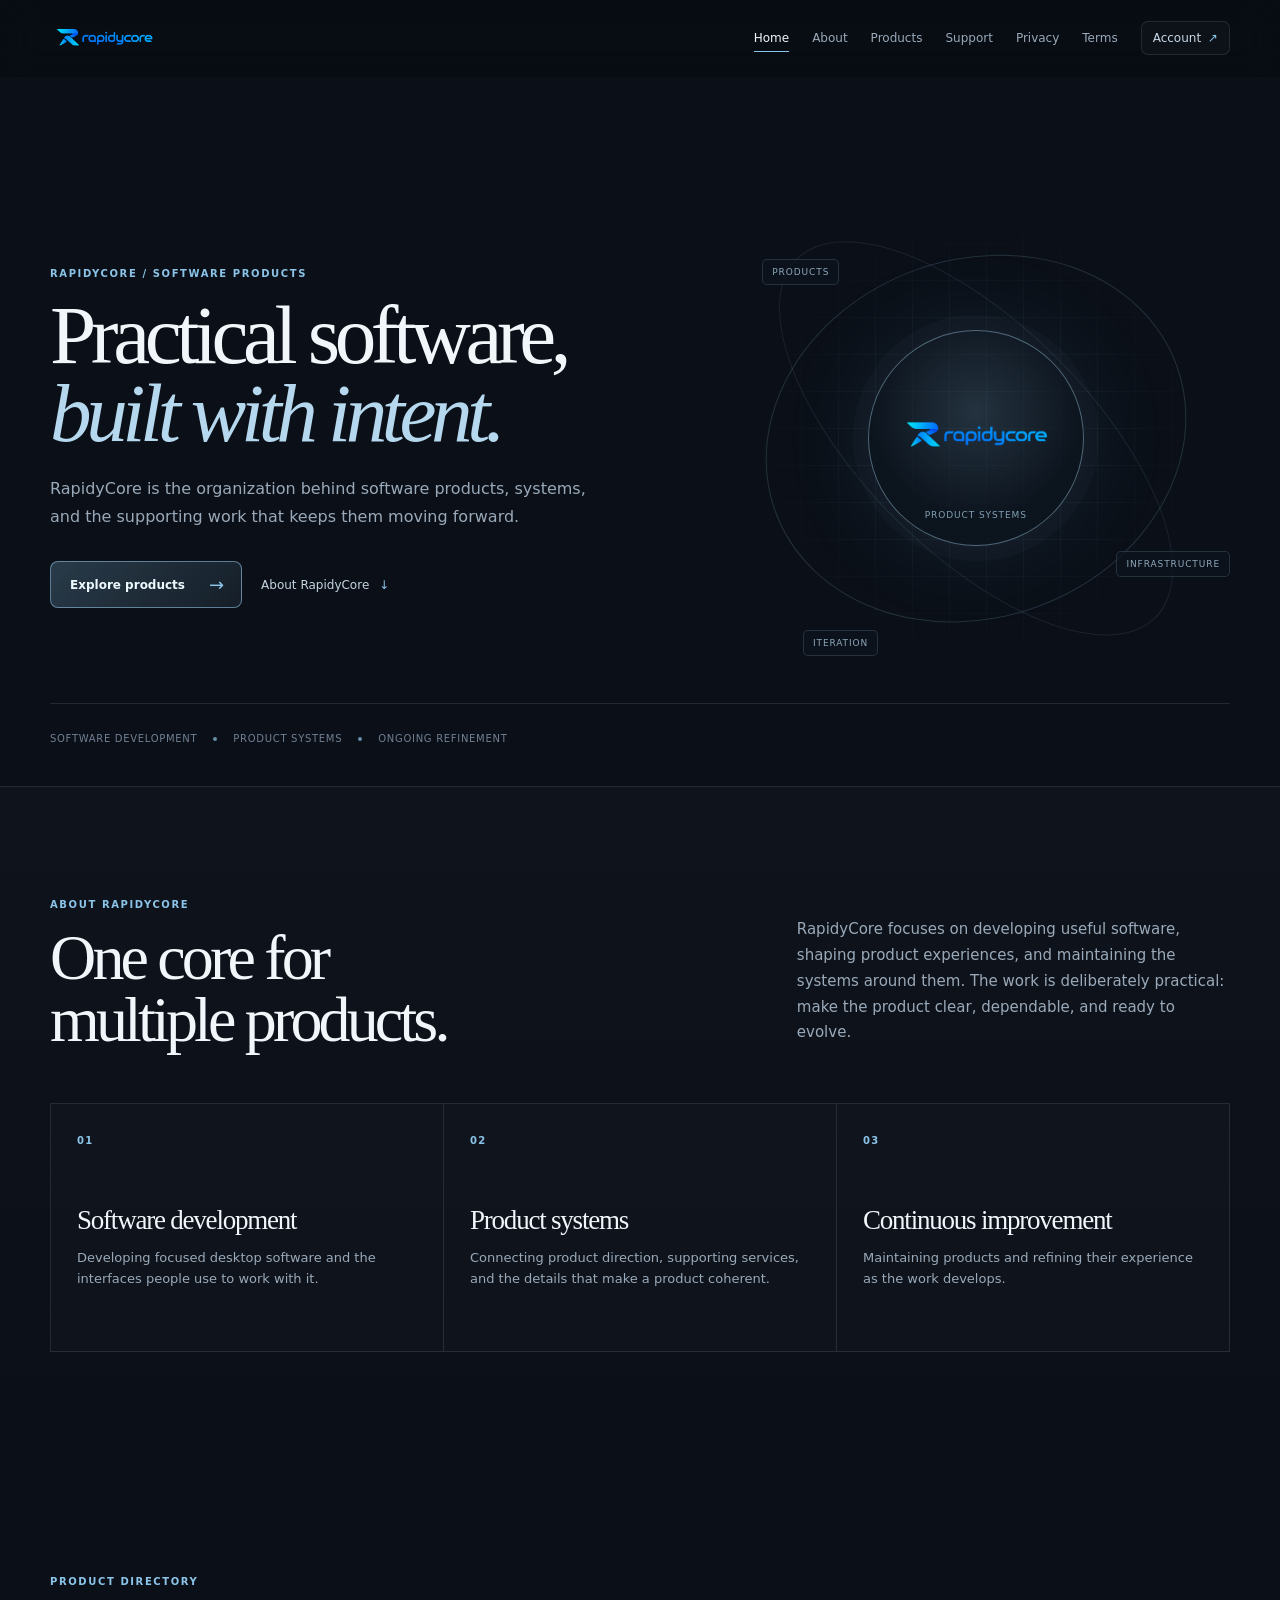
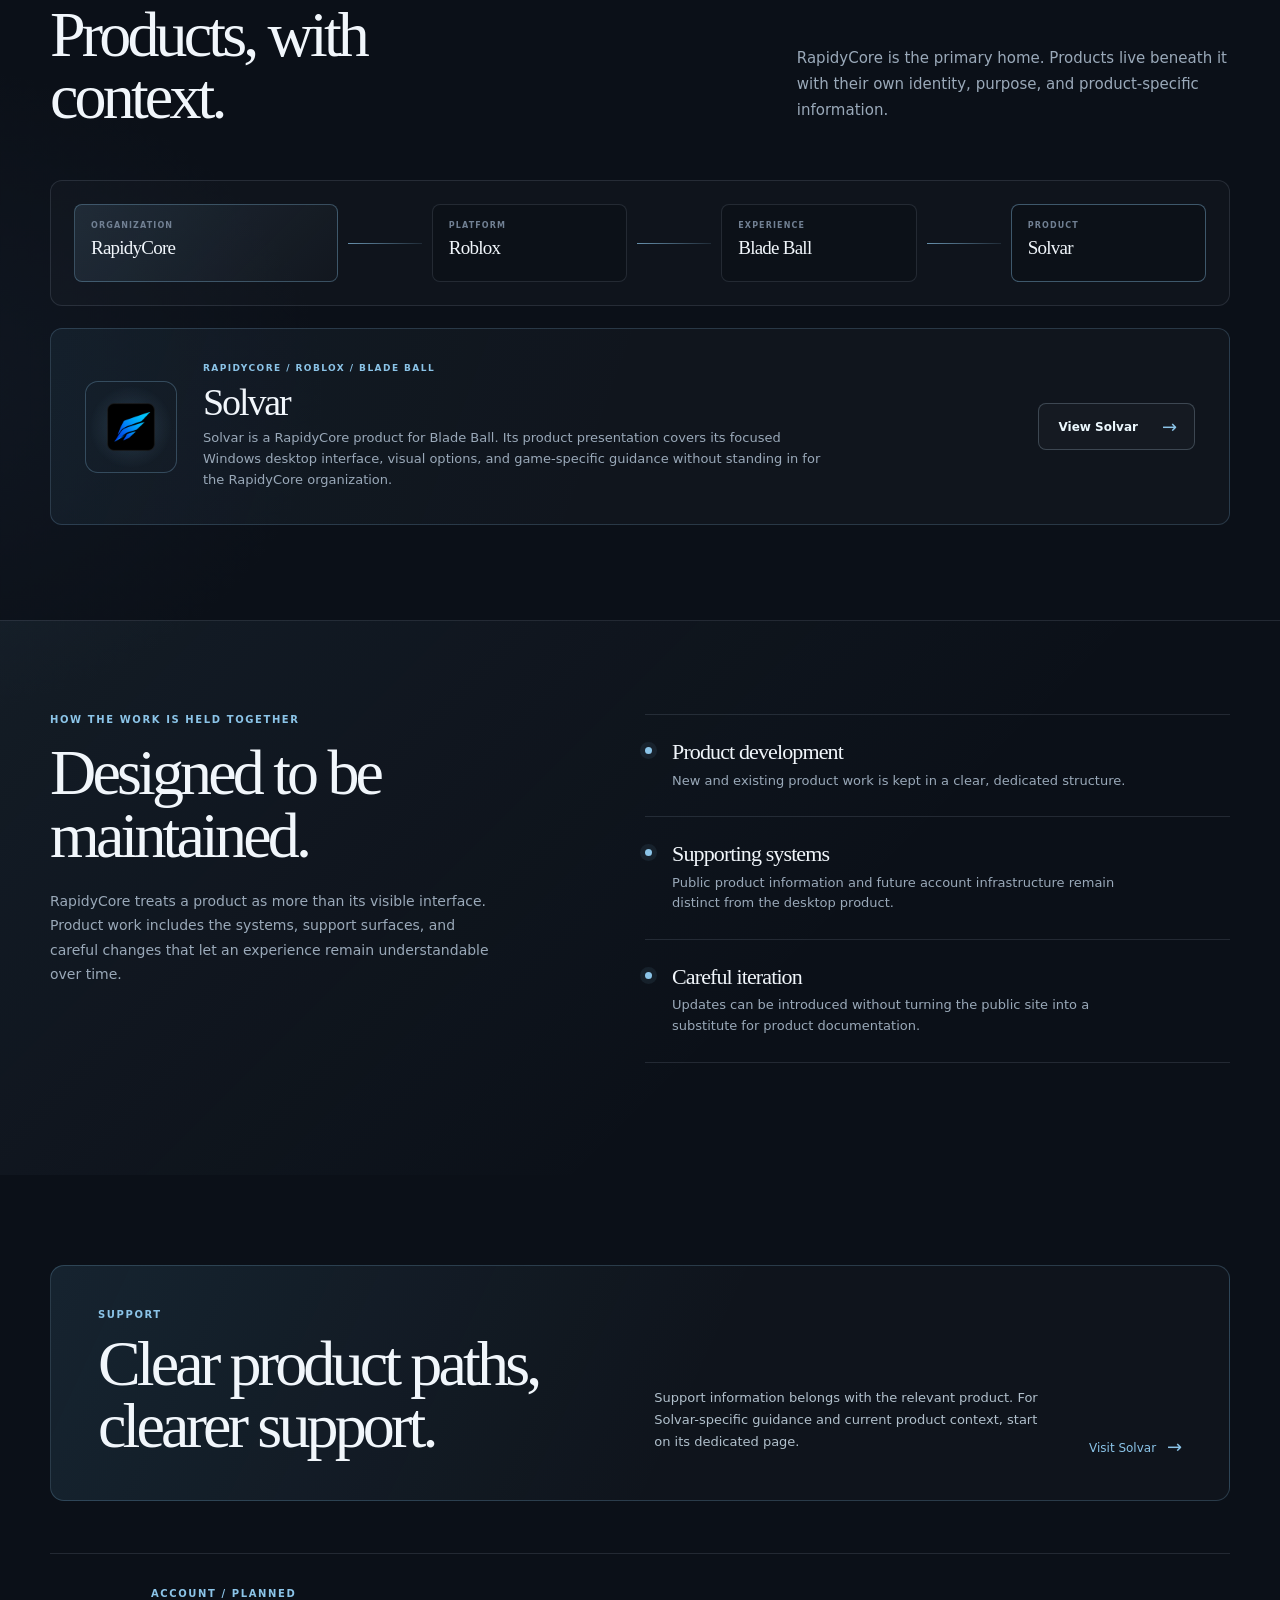
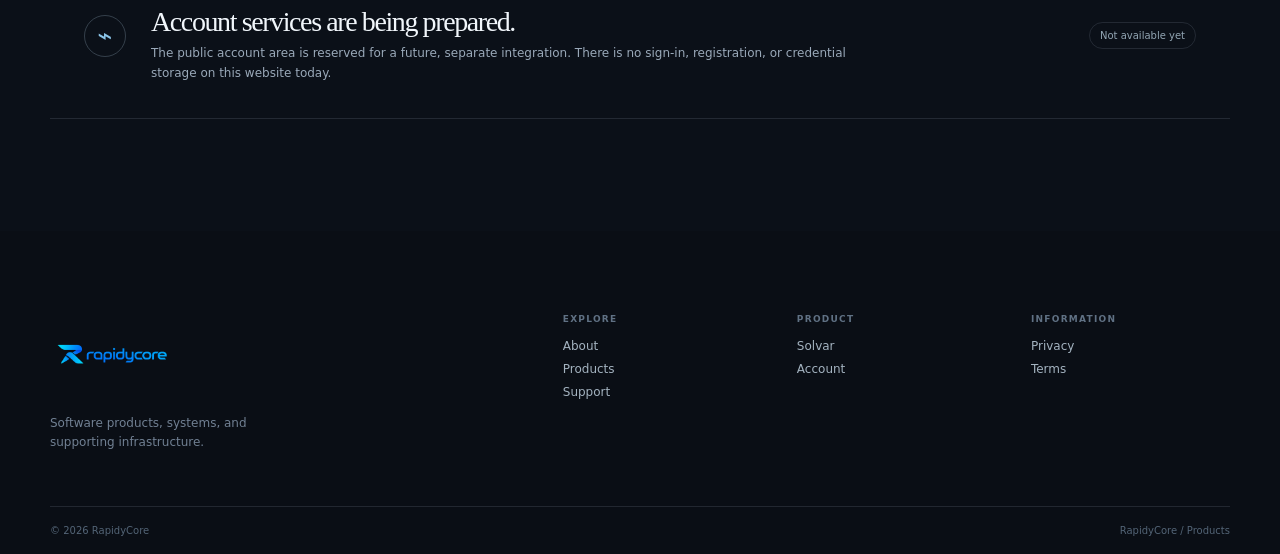
<file: index.html>
<!doctype html>
<html lang="en">
<head>
  <meta charset="utf-8">
  <meta name="viewport" content="width=device-width, initial-scale=1">
  <meta name="description" content="RapidyCore develops software products, systems, and supporting infrastructure.">
  <title>RapidyCore — Software, products, and systems</title>
  <link rel="icon" href="assets/logo5.ico">
  <link rel="stylesheet" href="styles.css">
</head>
<body id="top">
  <a class="skip-link" href="#main">Skip to content</a>

  <header class="site-header" data-site-header>
    <div class="container header-inner">
      <a class="brand-image brand-rapidycore" href="index.html" aria-label="RapidyCore home"><img src="assets/rapidycore.png" alt="RapidyCore"></a>
      <button class="menu-toggle" type="button" aria-expanded="false" aria-controls="site-navigation" data-menu-toggle>
        <span class="sr-only">Toggle navigation</span><i></i><i></i>
      </button>
      <nav class="nav-links" id="site-navigation" aria-label="Primary navigation" data-site-navigation>
        <a href="index.html" aria-current="page">Home</a>
        <a href="#about">About</a>
        <a href="#products">Products</a>
        <a href="#support">Support</a>
        <a href="privacy.html">Privacy</a>
        <a href="terms.html">Terms</a>
        <a class="nav-account" href="#account">Account <span aria-hidden="true">↗</span></a>
      </nav>
    </div>
  </header>

  <main id="main">
    <section class="hero hero-core">
      <div class="container hero-layout">
        <div class="hero-copy reveal">
          <p class="eyebrow">RAPIDYCORE / SOFTWARE PRODUCTS</p>
          <h1>Practical software,<br><em>built with intent.</em></h1>
          <p class="hero-lead">RapidyCore is the organization behind software products, systems, and the supporting work that keeps them moving forward.</p>
          <div class="hero-actions">
            <a class="button" href="#products">Explore products <b>→</b></a>
            <a class="text-link" href="#about">About RapidyCore <span>↓</span></a>
          </div>
        </div>
        <div class="hero-system reveal" aria-label="RapidyCore product structure">
          <div class="system-grid"></div>
          <div class="system-orbit orbit-one"></div>
          <div class="system-orbit orbit-two"></div>
          <div class="system-core">
            <img src="assets/rapidycore.png" alt="RapidyCore">
            <small>Product systems</small>
          </div>
          <span class="system-label label-one">Products</span>
          <span class="system-label label-two">Infrastructure</span>
          <span class="system-label label-three">Iteration</span>
        </div>
      </div>
      <div class="container hero-footnote reveal">
        <span>Software development</span><i></i><span>Product systems</span><i></i><span>Ongoing refinement</span>
      </div>
    </section>

    <section class="section section-about" id="about">
      <div class="container">
        <div class="section-head split reveal">
          <div>
            <p class="eyebrow">ABOUT RAPIDYCORE</p>
            <h2>One core for<br>multiple products.</h2>
          </div>
          <p>RapidyCore focuses on developing useful software, shaping product experiences, and maintaining the systems around them. The work is deliberately practical: make the product clear, dependable, and ready to evolve.</p>
        </div>
        <div class="capability-grid">
          <article class="capability-card reveal">
            <span>01</span>
            <h3>Software development</h3>
            <p>Developing focused desktop software and the interfaces people use to work with it.</p>
          </article>
          <article class="capability-card reveal">
            <span>02</span>
            <h3>Product systems</h3>
            <p>Connecting product direction, supporting services, and the details that make a product coherent.</p>
          </article>
          <article class="capability-card reveal">
            <span>03</span>
            <h3>Continuous improvement</h3>
            <p>Maintaining products and refining their experience as the work develops.</p>
          </article>
        </div>
      </div>
    </section>

    <section class="section product-directory" id="products">
      <div class="container">
        <div class="section-head split reveal">
          <div>
            <p class="eyebrow">PRODUCT DIRECTORY</p>
            <h2>Products, with<br>context.</h2>
          </div>
          <p>RapidyCore is the primary home. Products live beneath it with their own identity, purpose, and product-specific information.</p>
        </div>
        <div class="product-path reveal" aria-label="Product hierarchy">
          <div class="path-node path-root"><span>Organization</span><strong>RapidyCore</strong></div>
          <div class="path-line" aria-hidden="true"></div>
          <div class="path-node"><span>Platform</span><strong>Roblox</strong></div>
          <div class="path-line" aria-hidden="true"></div>
          <div class="path-node"><span>Experience</span><strong>Blade Ball</strong></div>
          <div class="path-line" aria-hidden="true"></div>
          <div class="path-node path-product"><span>Product</span><strong>Solvar</strong></div>
        </div>
        <article class="product-feature reveal">
          <div class="product-emblem"><img src="assets/logo5.ico" alt="Solvar logo"></div>
          <div class="product-feature-copy">
            <p class="eyebrow">RAPIDYCORE / ROBLOX / BLADE BALL</p>
            <h3>Solvar</h3>
            <p>Solvar is a RapidyCore product for Blade Ball. Its product presentation covers its focused Windows desktop interface, visual options, and game-specific guidance without standing in for the RapidyCore organization.</p>
          </div>
          <a class="button button-quiet" href="solvar.html">View Solvar <b>→</b></a>
        </article>
      </div>
    </section>

    <section class="section section-reliability" id="reliability">
      <div class="container reliability-layout">
        <div class="reliability-copy reveal">
          <p class="eyebrow">HOW THE WORK IS HELD TOGETHER</p>
          <h2>Designed to be<br>maintained.</h2>
          <p>RapidyCore treats a product as more than its visible interface. Product work includes the systems, support surfaces, and careful changes that let an experience remain understandable over time.</p>
        </div>
        <div class="reliability-list">
          <article class="reveal"><span class="status-pip"></span><div><h3>Product development</h3><p>New and existing product work is kept in a clear, dedicated structure.</p></div></article>
          <article class="reveal"><span class="status-pip"></span><div><h3>Supporting systems</h3><p>Public product information and future account infrastructure remain distinct from the desktop product.</p></div></article>
          <article class="reveal"><span class="status-pip"></span><div><h3>Careful iteration</h3><p>Updates can be introduced without turning the public site into a substitute for product documentation.</p></div></article>
        </div>
      </div>
    </section>

    <section class="section support-section" id="support">
      <div class="container support-card reveal">
        <div>
          <p class="eyebrow">SUPPORT</p>
          <h2>Clear product paths,<br>clearer support.</h2>
        </div>
        <p>Support information belongs with the relevant product. For Solvar-specific guidance and current product context, start on its dedicated page.</p>
        <a class="arrow-link" href="solvar.html">Visit Solvar <span>→</span></a>
      </div>
    </section>

    <section class="section account-section" id="account">
      <div class="container account-card reveal">
        <div class="account-icon" aria-hidden="true">⌁</div>
        <div>
          <p class="eyebrow">ACCOUNT / PLANNED</p>
          <h2>Account services are being prepared.</h2>
          <p>The public account area is reserved for a future, separate integration. There is no sign-in, registration, or credential storage on this website today.</p>
        </div>
        <span class="account-status">Not available yet</span>
      </div>
    </section>
  </main>

  <footer class="site-footer">
    <div class="container footer-inner">
      <div class="footer-brand">
        <a class="brand-image brand-rapidycore" href="index.html"><img src="assets/rapidycore.png" alt="RapidyCore"></a>
        <p>Software products, systems, and supporting infrastructure.</p>
      </div>
      <div class="footer-group"><span>Explore</span><a href="#about">About</a><a href="#products">Products</a><a href="#support">Support</a></div>
      <div class="footer-group"><span>Product</span><a href="solvar.html">Solvar</a><a href="#account">Account</a></div>
      <div class="footer-group"><span>Information</span><a href="privacy.html">Privacy</a><a href="terms.html">Terms</a></div>
    </div>
    <div class="container footer-bottom"><span>© <span data-current-year></span> RapidyCore</span><span>RapidyCore / Products</span></div>
  </footer>

  <script src="app.js" defer></script>
</body>
</html>
</file>
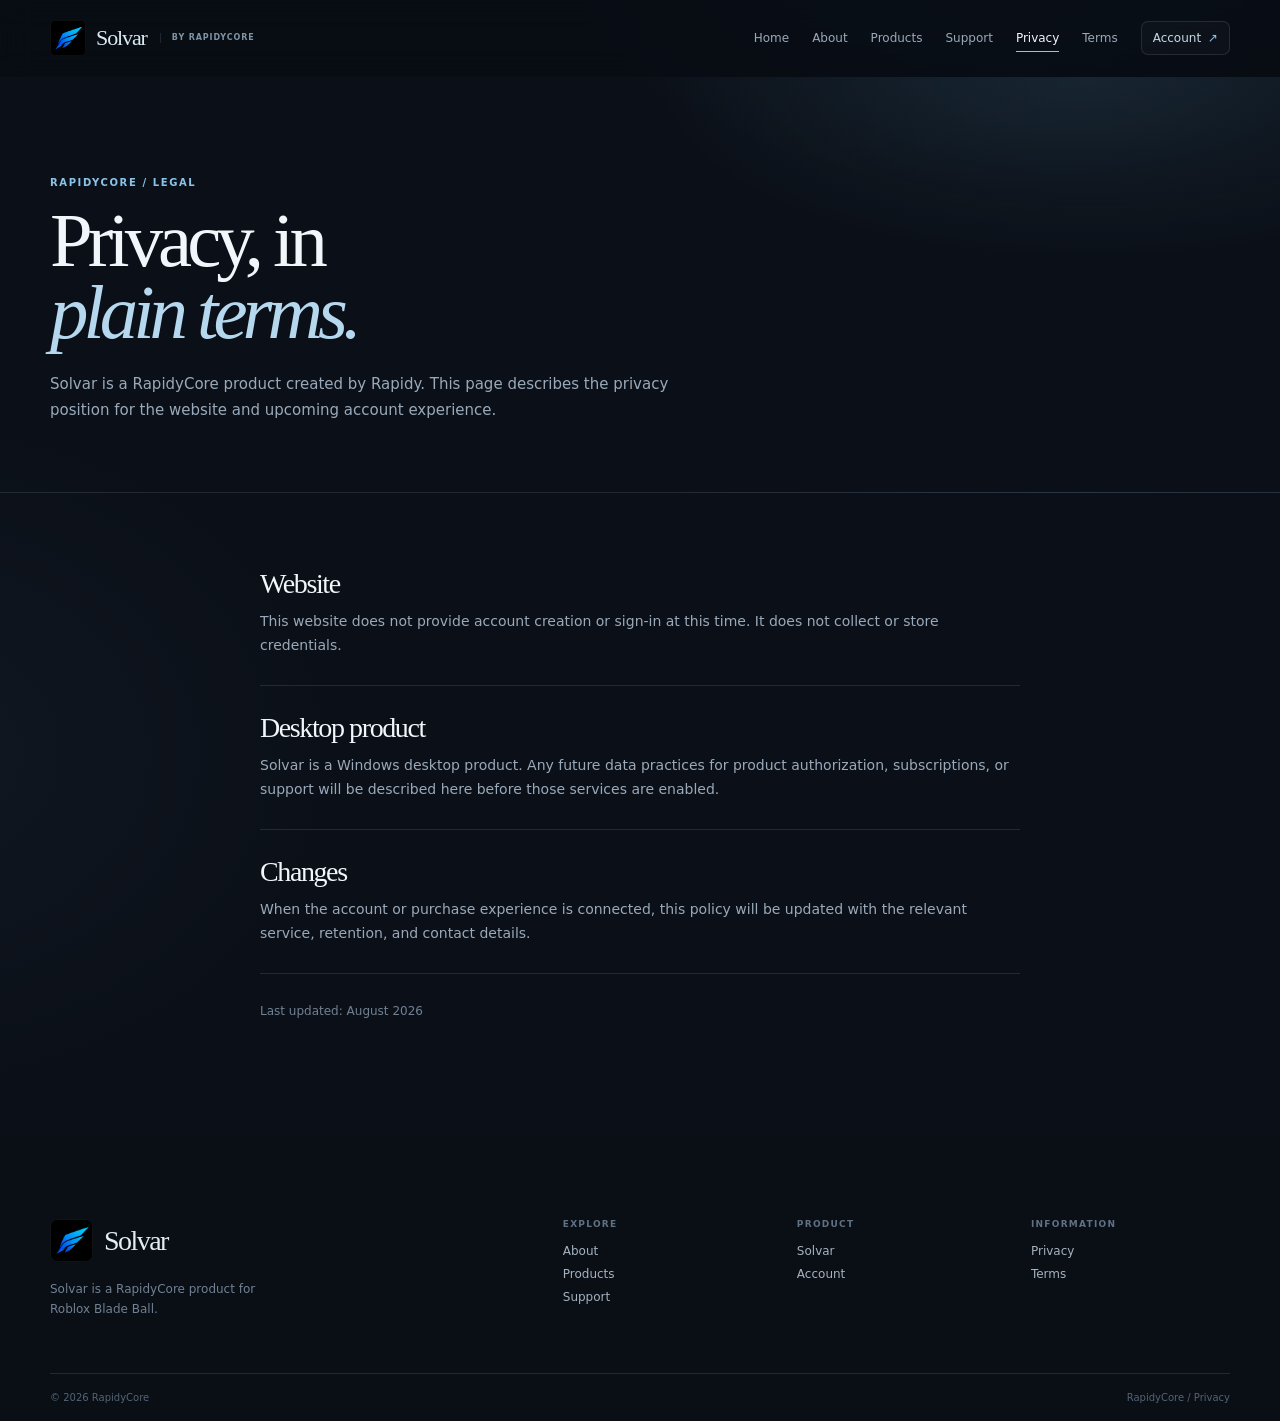
<file: privacy.html>
<!doctype html>
<html lang="en">
<head>
  <meta charset="utf-8">
  <meta name="viewport" content="width=device-width, initial-scale=1">
  <meta name="description" content="Privacy information for RapidyCore and Solvar.">
  <title>Privacy — RapidyCore</title>
  <link rel="icon" href="assets/logo5.ico">
  <link rel="stylesheet" href="styles.css">
</head>
<body>
  <a class="skip-link" href="#main">Skip to content</a>
  <header class="site-header" data-site-header>
    <div class="container header-inner">
      <a class="solvar-header-brand" href="solvar.html" aria-label="Solvar product home"><img src="assets/logo5.ico" alt="Solvar"><span>Solvar</span><small>by RapidyCore</small></a>
      <button class="menu-toggle" type="button" aria-expanded="false" aria-controls="site-navigation" data-menu-toggle><span class="sr-only">Toggle navigation</span><i></i><i></i></button>
      <nav class="nav-links" id="site-navigation" aria-label="Primary navigation" data-site-navigation>
        <a href="index.html">Home</a><a href="index.html#about">About</a><a href="index.html#products">Products</a><a href="index.html#support">Support</a>
        <a href="privacy.html" aria-current="page">Privacy</a><a href="terms.html">Terms</a><a class="nav-account" href="index.html#account">Account <span aria-hidden="true">↗</span></a>
      </nav>
    </div>
  </header>

  <main class="legal-main" id="main">
    <section class="legal-intro">
      <div class="container reveal">
        <p class="eyebrow">RAPIDYCORE / LEGAL</p>
        <h1>Privacy, in<br><em>plain terms.</em></h1>
        <p>Solvar is a RapidyCore product created by Rapidy. This page describes the privacy position for the website and upcoming account experience.</p>
      </div>
    </section>
    <section class="legal-content">
      <div class="container legal-copy">
        <article class="reveal"><h2>Website</h2><p>This website does not provide account creation or sign-in at this time. It does not collect or store credentials.</p></article>
        <article class="reveal"><h2>Desktop product</h2><p>Solvar is a Windows desktop product. Any future data practices for product authorization, subscriptions, or support will be described here before those services are enabled.</p></article>
        <article class="reveal"><h2>Changes</h2><p>When the account or purchase experience is connected, this policy will be updated with the relevant service, retention, and contact details.</p></article>
        <p class="legal-note reveal">Last updated: August 2026</p>
      </div>
    </section>
  </main>

  <footer class="site-footer">
    <div class="container footer-inner">
      <div class="footer-brand"><a class="solvar-footer-brand" href="solvar.html"><img src="assets/logo5.ico" alt="Solvar"><span>Solvar</span></a><p>Solvar is a RapidyCore product for Roblox Blade Ball.</p></div>
      <div class="footer-group"><span>Explore</span><a href="index.html#about">About</a><a href="index.html#products">Products</a><a href="index.html#support">Support</a></div>
      <div class="footer-group"><span>Product</span><a href="solvar.html">Solvar</a><a href="index.html#account">Account</a></div>
      <div class="footer-group"><span>Information</span><a href="privacy.html">Privacy</a><a href="terms.html">Terms</a></div>
    </div>
    <div class="container footer-bottom"><span>© <span data-current-year></span> RapidyCore</span><span>RapidyCore / Privacy</span></div>
  </footer>
  <script src="app.js" defer></script>
</body>
</html>
</file>
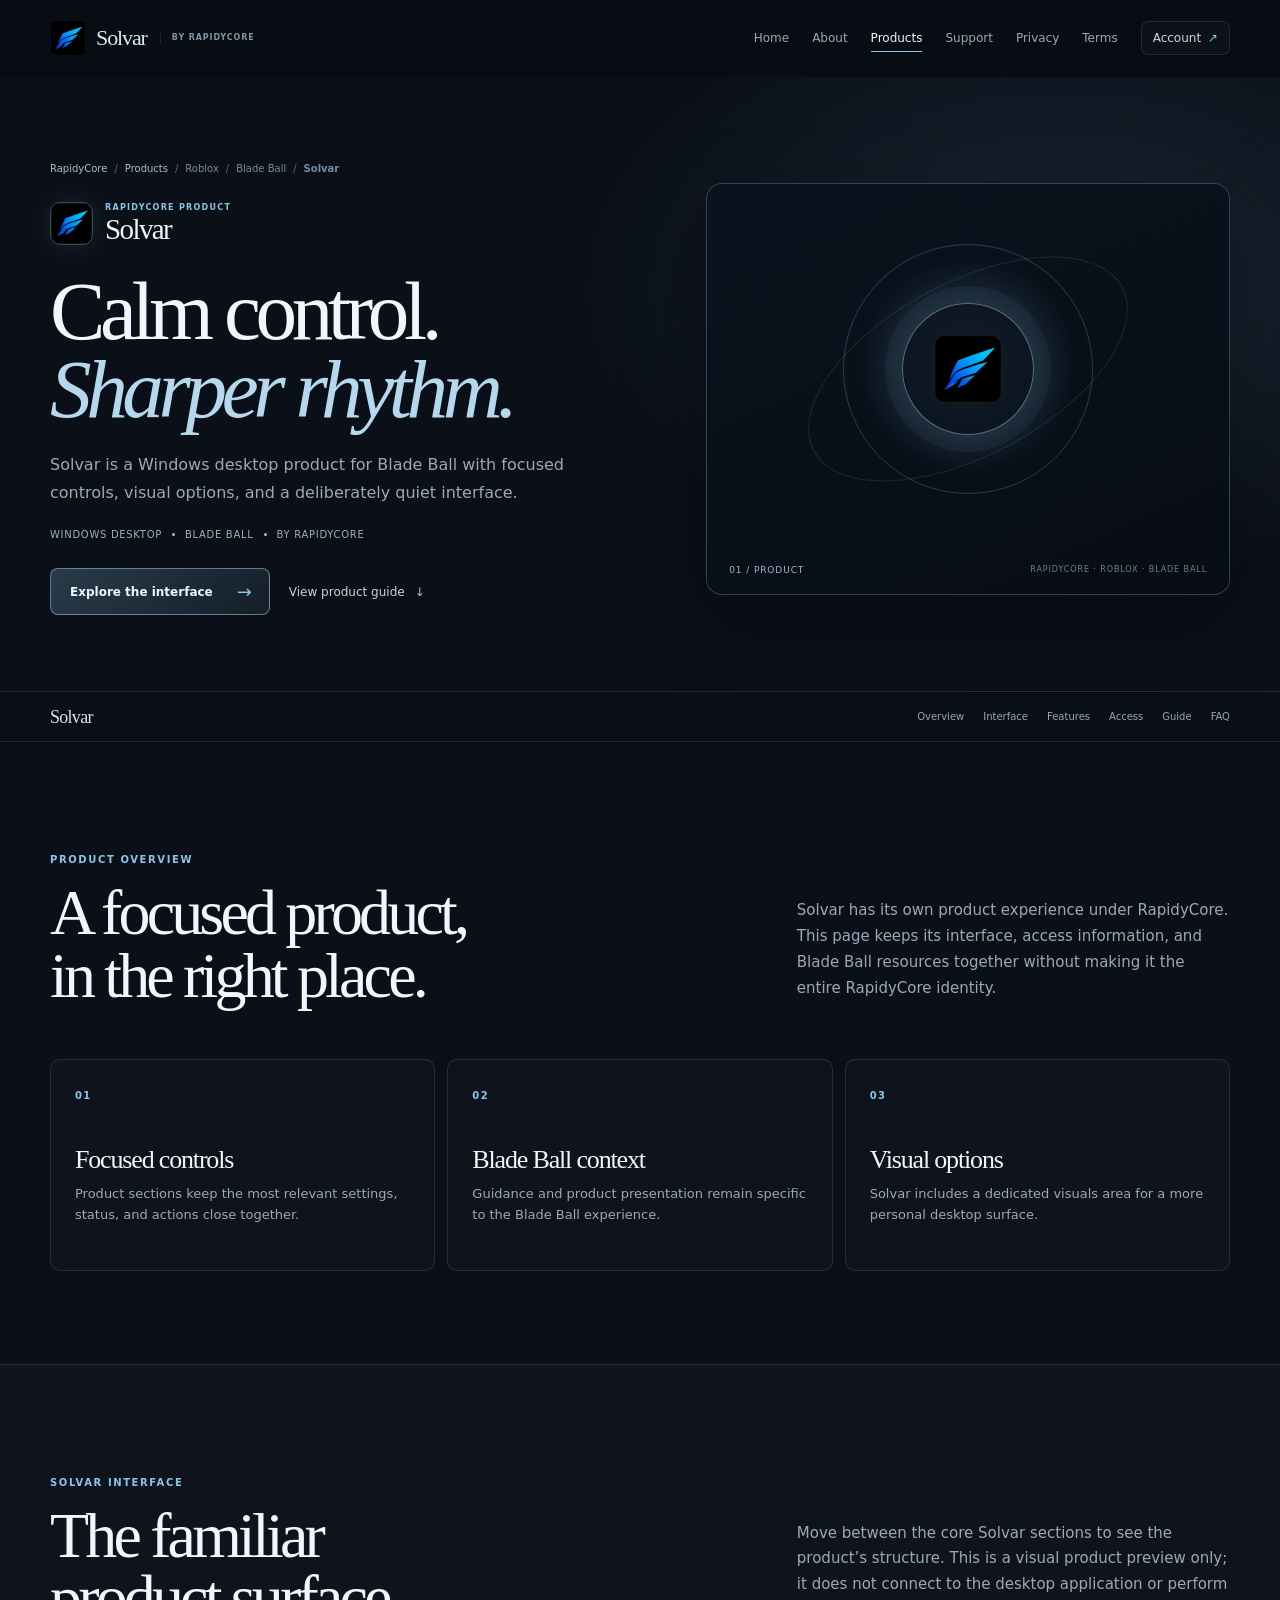
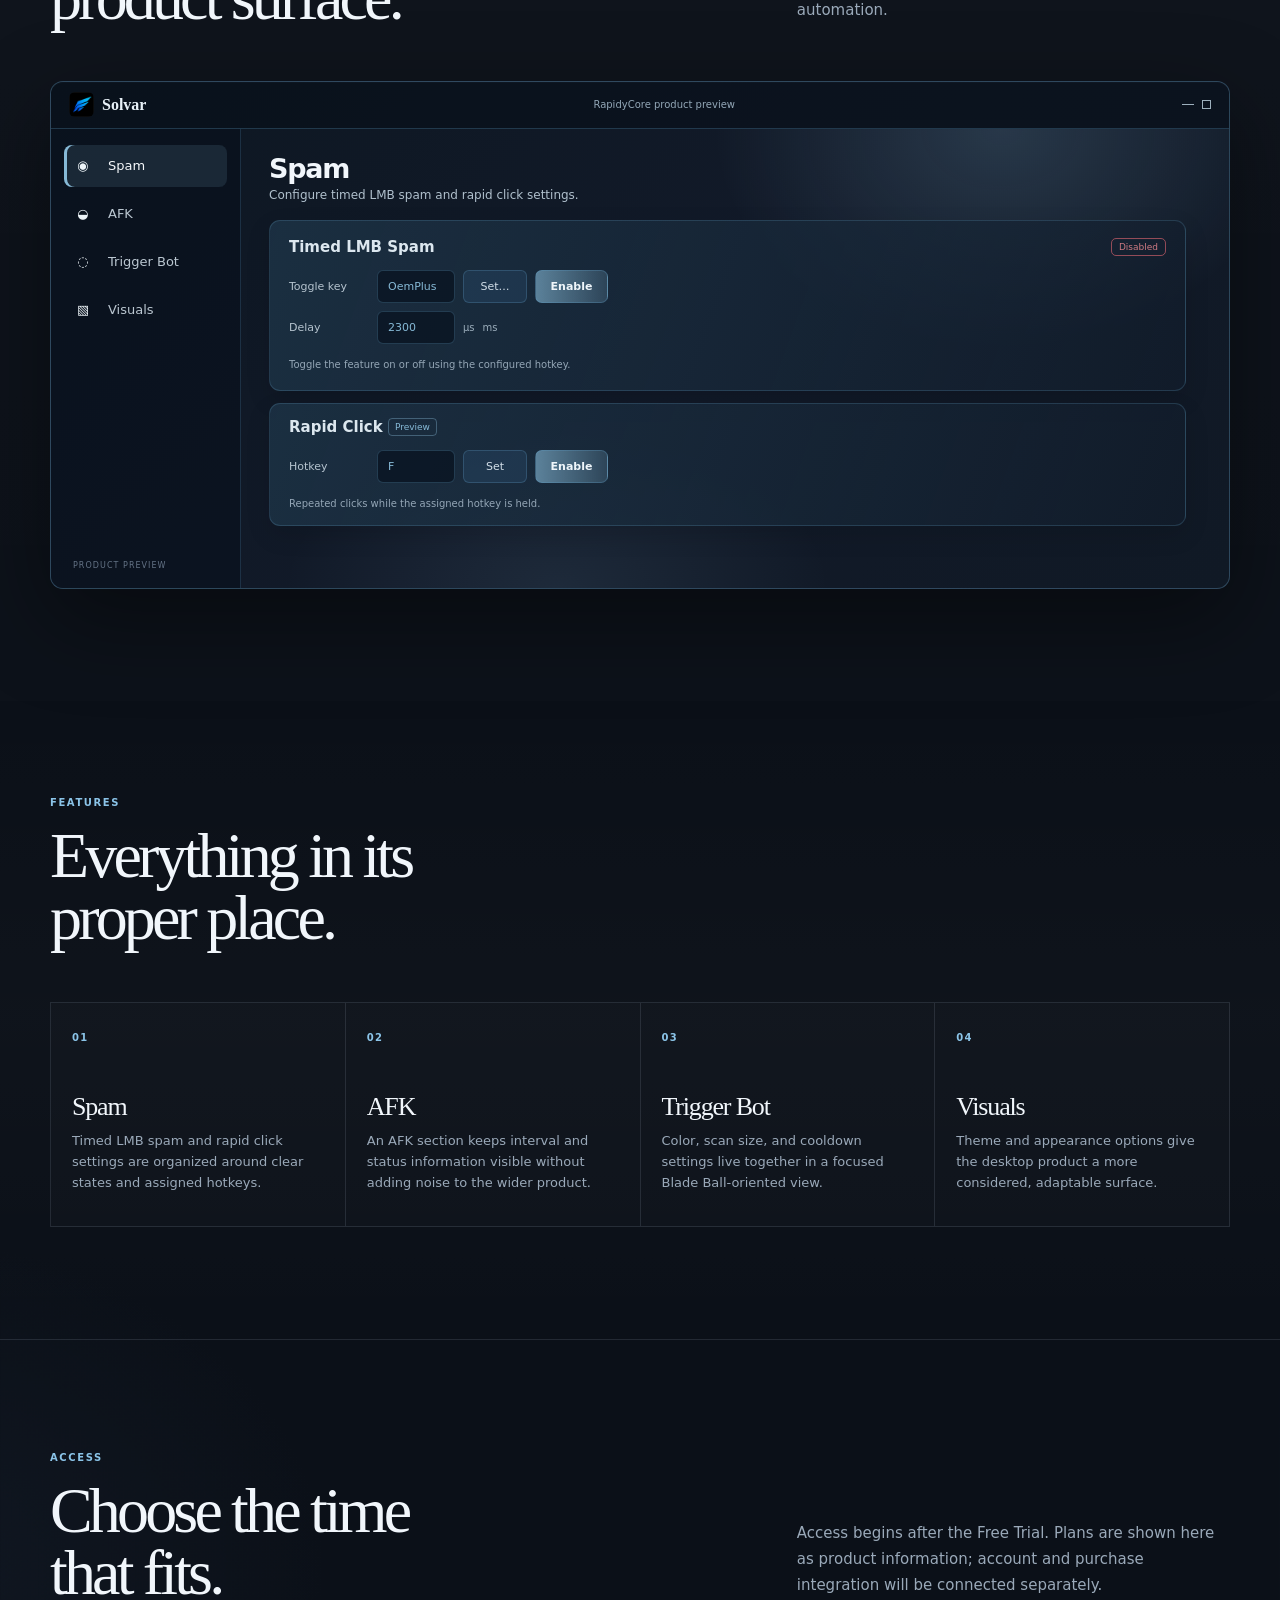
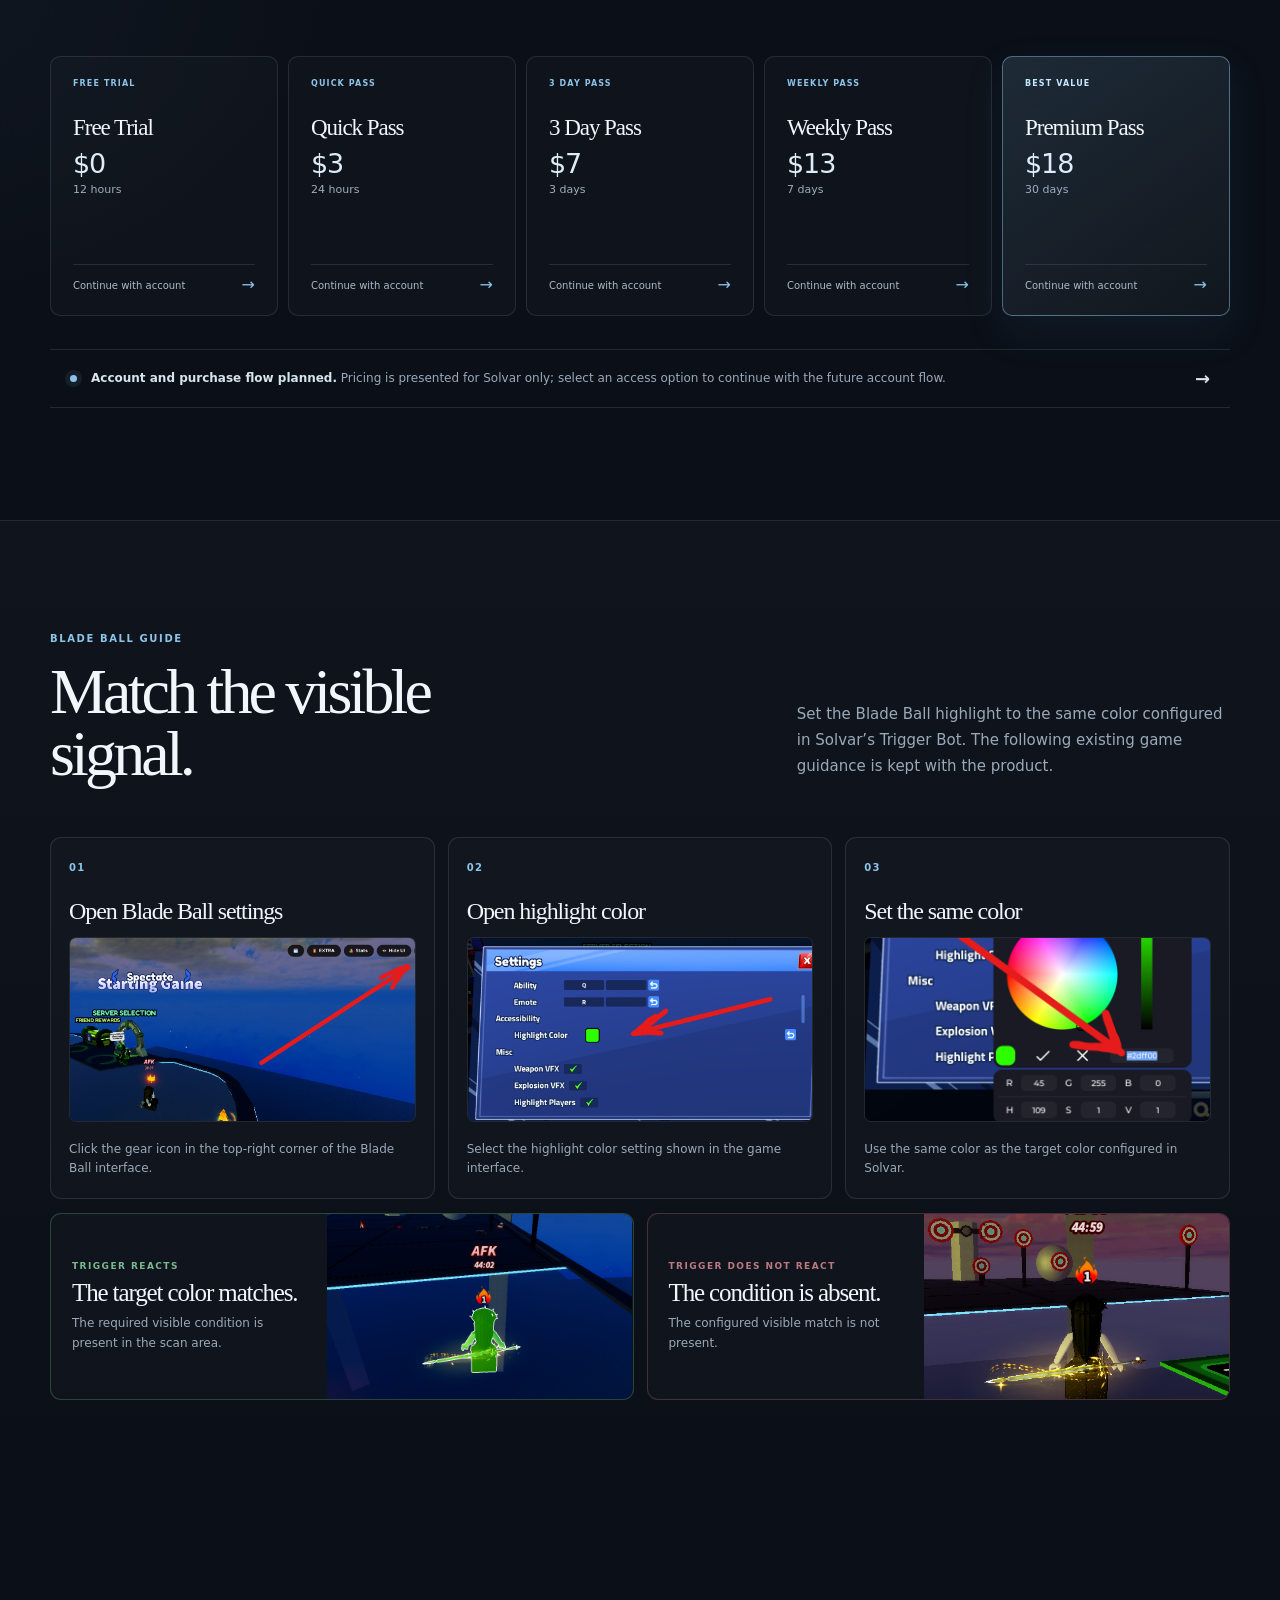
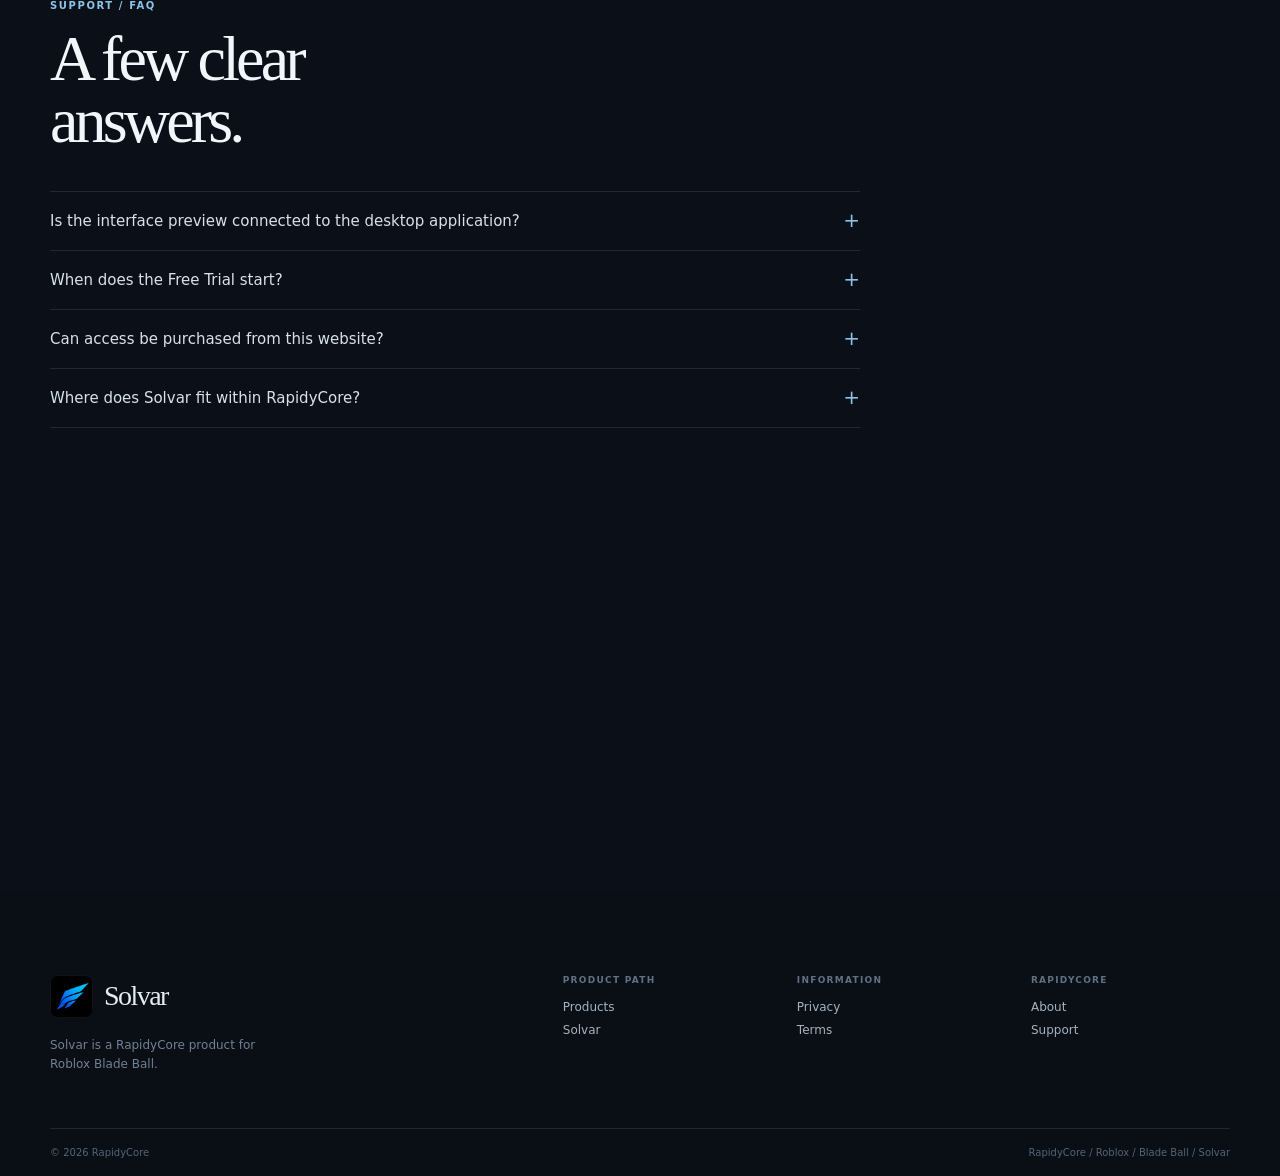
<file: solvar.html>
<!doctype html>
<html lang="en" data-account-state="unauthenticated">
<head>
  <meta charset="utf-8">
  <meta name="viewport" content="width=device-width, initial-scale=1">
  <meta name="description" content="Solvar is a Windows desktop product for Roblox Blade Ball by RapidyCore.">
  <title>Solvar — RapidyCore product for Blade Ball</title>
  <link rel="icon" href="assets/logo5.ico">
  <link rel="stylesheet" href="styles.css">
</head>
<body id="top" class="solvar-product-page">
  <a class="skip-link" href="#main">Skip to content</a>

  <header class="site-header" data-site-header>
    <div class="container header-inner">
      <a class="solvar-header-brand" href="#top" aria-label="Solvar product home"><img src="assets/logo5.ico" alt="Solvar"><span>Solvar</span><small>by RapidyCore</small></a>
      <button class="menu-toggle" type="button" aria-expanded="false" aria-controls="site-navigation" data-menu-toggle>
        <span class="sr-only">Toggle navigation</span><i></i><i></i>
      </button>
      <nav class="nav-links" id="site-navigation" aria-label="Primary navigation" data-site-navigation>
        <a href="index.html">Home</a>
        <a href="index.html#about">About</a>
        <a href="index.html#products" aria-current="page">Products</a>
        <a href="#support">Support</a>
        <a href="privacy.html">Privacy</a>
        <a href="terms.html">Terms</a>
        <a class="nav-account" href="index.html#account">Account <span aria-hidden="true">↗</span></a>
      </nav>
    </div>
  </header>

  <main id="main">
    <section class="hero hero-product solvar-hero">
      <div class="container product-hero-layout solvar-hero-layout">
        <div class="hero-copy reveal">
          <p class="breadcrumb"><a href="index.html">RapidyCore</a><span>/</span><a href="index.html#products">Products</a><span>/</span>Roblox<span>/</span>Blade Ball<span>/</span><b>Solvar</b></p>
          <div class="solvar-lockup">
            <img src="assets/logo5.ico" alt="Solvar logo">
            <div><p class="eyebrow">RAPIDYCORE PRODUCT</p><span>Solvar</span></div>
          </div>
          <h1>Calm control.<br><em>Sharper rhythm.</em></h1>
          <p class="hero-lead">Solvar is a Windows desktop product for Blade Ball with focused controls, visual options, and a deliberately quiet interface.</p>
          <div class="product-meta" aria-label="Solvar product details"><span>Windows desktop</span><i></i><span>Blade Ball</span><i></i><span>By RapidyCore</span></div>
          <div class="hero-actions">
            <a class="button" href="#interface">Explore the interface <b>→</b></a>
            <a class="text-link" href="#guide">View product guide <span>↓</span></a>
          </div>
        </div>
        <div class="solvar-hero-art reveal" aria-label="Solvar product visual">
          <video src="assets/Цикл.mp4" autoplay muted loop playsinline aria-hidden="true"></video>
          <div class="solvar-hero-veil"></div>
          <div class="solvar-orbit orbit-a"></div><div class="solvar-orbit orbit-b"></div>
          <div class="solvar-hero-logo"><img src="assets/logo5.ico" alt="Solvar logo"></div>
          <div class="solvar-hero-note"><span>01 / Product</span><small>RapidyCore · Roblox · Blade Ball</small></div>
        </div>
      </div>
    </section>

    <nav class="product-subnav" aria-label="Solvar page navigation">
      <div class="container"><span>Solvar</span><div><a href="#overview">Overview</a><a href="#interface">Interface</a><a href="#features">Features</a><a href="#access">Access</a><a href="#guide">Guide</a><a href="#faq">FAQ</a></div></div>
    </nav>

    <section class="section solvar-product-intro" id="overview">
      <div class="container">
        <div class="section-head split reveal">
          <div><p class="eyebrow">PRODUCT OVERVIEW</p><h2>A focused product,<br>in the right place.</h2></div>
          <p>Solvar has its own product experience under RapidyCore. This page keeps its interface, access information, and Blade Ball resources together without making it the entire RapidyCore identity.</p>
        </div>
        <div class="solvar-summary-grid">
          <article class="summary-card reveal"><span>01</span><h3>Focused controls</h3><p>Product sections keep the most relevant settings, status, and actions close together.</p></article>
          <article class="summary-card reveal"><span>02</span><h3>Blade Ball context</h3><p>Guidance and product presentation remain specific to the Blade Ball experience.</p></article>
          <article class="summary-card reveal"><span>03</span><h3>Visual options</h3><p>Solvar includes a dedicated visuals area for a more personal desktop surface.</p></article>
        </div>
      </div>
    </section>

    <section class="section interface-section" id="interface">
      <div class="container">
        <div class="section-head split reveal">
          <div><p class="eyebrow">SOLVAR INTERFACE</p><h2>The familiar<br>product surface.</h2></div>
          <p>Move between the core Solvar sections to see the product’s structure. This is a visual product preview only; it does not connect to the desktop application or perform automation.</p>
        </div>
        <div class="product-demo-shell reveal" data-product-demo data-theme="blue">
          <div class="product-demo-topbar">
            <div class="product-demo-title"><img src="assets/logo5.ico" alt=""><strong>Solvar</strong></div>
            <span>RapidyCore product preview</span>
            <div class="product-demo-window-actions" aria-hidden="true"><i></i><i></i></div>
          </div>
          <div class="product-demo-body">
            <div class="product-demo-nav" role="tablist" aria-label="Solvar interface sections">
              <button class="product-demo-tab is-active" type="button" role="tab" id="demo-tab-spam" aria-selected="true" aria-controls="demo-panel-spam" data-demo-tab="spam"><span>◉</span>Spam</button>
              <button class="product-demo-tab" type="button" role="tab" id="demo-tab-afk" aria-selected="false" aria-controls="demo-panel-afk" data-demo-tab="afk"><span>◒</span>AFK</button>
              <button class="product-demo-tab" type="button" role="tab" id="demo-tab-trigger" aria-selected="false" aria-controls="demo-panel-trigger" data-demo-tab="trigger"><span>◌</span>Trigger Bot</button>
              <button class="product-demo-tab" type="button" role="tab" id="demo-tab-visuals" aria-selected="false" aria-controls="demo-panel-visuals" data-demo-tab="visuals"><span>▧</span>Visuals</button>
              <small>PRODUCT PREVIEW</small>
            </div>
            <div class="product-demo-content">
              <section class="product-demo-panel is-active" id="demo-panel-spam" role="tabpanel" aria-labelledby="demo-tab-spam" data-demo-panel="spam">
                <div class="demo-page-heading"><div><h3>Spam</h3><p>Configure timed LMB spam and rapid click settings.</p></div></div>
                <div class="demo-product-card">
                  <div class="demo-card-title"><h4>Timed LMB Spam</h4><span class="demo-status">Disabled</span></div>
                  <div class="demo-row"><span>Toggle key</span><b>OemPlus</b><em>Set…</em><i>Enable</i></div>
                  <div class="demo-row"><span>Delay</span><b>2300</b><small>μs</small><small>ms</small></div>
                  <p>Toggle the feature on or off using the configured hotkey.</p>
                </div>
                <div class="demo-product-card demo-compact-card">
                  <div class="demo-card-title"><h4>Rapid Click <em>Preview</em></h4></div>
                  <div class="demo-row"><span>Hotkey</span><b>F</b><em>Set</em><i>Enable</i></div>
                  <p>Repeated clicks while the assigned hotkey is held.</p>
                </div>
              </section>
              <section class="product-demo-panel" id="demo-panel-afk" role="tabpanel" aria-labelledby="demo-tab-afk" data-demo-panel="afk" hidden>
                <div class="demo-page-heading"><div><h3>AFK</h3><p>Configure AFK settings and review the current product state.</p></div></div>
                <div class="demo-product-card demo-tall-card">
                  <div class="demo-card-title"><h4>AFK Mode</h4><span class="demo-status">Stopped</span></div>
                  <div class="demo-state-line"><span>Current status</span><b>Stopped</b></div>
                  <div class="demo-state-line"><span>AFK interval</span><b>9 minutes</b></div>
                  <div class="demo-state-line"><span>Last key sent</span><b>Not sent yet</b></div>
                  <div class="demo-state-line"><span>Next key send</span><b>Waiting</b></div>
                  <p>The product keeps the current AFK status and timing information in one view.</p>
                </div>
              </section>
              <section class="product-demo-panel" id="demo-panel-trigger" role="tabpanel" aria-labelledby="demo-tab-trigger" data-demo-panel="trigger" hidden>
                <div class="demo-page-heading"><div><h3>Trigger Bot</h3><p>Configure color-based trigger settings for the Blade Ball context.</p></div></div>
                <div class="demo-trigger-pair">
                  <div class="demo-product-card demo-mini-card"><div class="demo-card-title"><h4>Trigger Bot #1</h4><span class="demo-status">Off</span></div><div class="demo-state-line"><span>Activation key</span><b>XButton1</b></div></div>
                  <div class="demo-product-card demo-mini-card"><div class="demo-card-title"><h4>Trigger Bot #2</h4><span class="demo-status">Off</span></div><div class="demo-state-line"><span>Activation key</span><b>XButton2</b></div></div>
                </div>
                <div class="demo-product-card demo-detection-card">
                  <h4>Detection settings</h4>
                  <div class="demo-state-line"><span>Target color</span><b>#2DFF00 <i class="demo-color-dot"></i></b></div>
                  <div class="demo-state-line"><span>Scan size</span><b>50 px</b></div>
                  <div class="demo-state-line"><span>Cooldown</span><b>600 ms</b></div>
                  <p>Use the Blade Ball guide below to align the relevant visible color.</p>
                </div>
              </section>
              <section class="product-demo-panel" id="demo-panel-visuals" role="tabpanel" aria-labelledby="demo-tab-visuals" data-demo-panel="visuals" hidden>
                <div class="demo-page-heading"><div><h3>Visuals</h3><p>Customize the appearance of the product surface.</p></div></div>
                <div class="demo-product-card">
                  <h4>Theme</h4>
                  <div class="demo-theme-list" role="radiogroup" aria-label="Preview theme selection">
                    <button type="button" class="demo-theme-choice is-active" role="radio" aria-checked="true" data-demo-theme="blue"><i class="demo-swatch blue"></i><span>Blue</span><small>Default</small></button>
                    <button type="button" class="demo-theme-choice" role="radio" aria-checked="false" data-demo-theme="violet"><i class="demo-swatch violet"></i><span>Purple</span><small>Night</small></button>
                    <button type="button" class="demo-theme-choice" role="radio" aria-checked="false" data-demo-theme="green"><i class="demo-swatch green"></i><span>Green</span><small>Forest</small></button>
                  </div>
                  <p>The preview theme changes only the presentation shown here.</p>
                </div>
                <div class="demo-product-card demo-compact-card"><h4>Logo behavior</h4><div class="demo-state-line"><span>Logo video overlay</span><b>Available</b></div></div>
              </section>
            </div>
          </div>
        </div>
      </div>
    </section>

    <section class="section solvar-features" id="features">
      <div class="container">
        <div class="section-head reveal"><p class="eyebrow">FEATURES</p><h2>Everything in its<br>proper place.</h2></div>
        <div class="solvar-feature-grid">
          <article class="solvar-feature-card reveal"><span>01</span><h3>Spam</h3><p>Timed LMB spam and rapid click settings are organized around clear states and assigned hotkeys.</p></article>
          <article class="solvar-feature-card reveal"><span>02</span><h3>AFK</h3><p>An AFK section keeps interval and status information visible without adding noise to the wider product.</p></article>
          <article class="solvar-feature-card reveal"><span>03</span><h3>Trigger Bot</h3><p>Color, scan size, and cooldown settings live together in a focused Blade Ball-oriented view.</p></article>
          <article class="solvar-feature-card reveal"><span>04</span><h3>Visuals</h3><p>Theme and appearance options give the desktop product a more considered, adaptable surface.</p></article>
        </div>
      </div>
    </section>

    <section class="section solvar-access" id="access">
      <div class="container">
        <div class="section-head split reveal">
          <div><p class="eyebrow">ACCESS</p><h2>Choose the time<br>that fits.</h2></div>
          <p>Access begins after the Free Trial. Plans are shown here as product information; account and purchase integration will be connected separately.</p>
        </div>
        <div class="pricing-grid" aria-label="Solvar access plans">
          <article class="price-card reveal" data-plan="Free Trial" data-duration="12 hours" data-price="$0"><p>FREE TRIAL</p><h3>Free Trial</h3><strong>$0</strong><span>12 hours</span><button class="price-account-action" type="button" data-account-action data-account-source="pricing" data-account-plan="Free Trial">Continue with account <b>→</b></button></article>
          <article class="price-card reveal" data-plan="Quick Pass" data-duration="24 hours" data-price="$3"><p>QUICK PASS</p><h3>Quick Pass</h3><strong>$3</strong><span>24 hours</span><button class="price-account-action" type="button" data-account-action data-account-source="pricing" data-account-plan="Quick Pass">Continue with account <b>→</b></button></article>
          <article class="price-card reveal" data-plan="3 Day Pass" data-duration="3 days" data-price="$7"><p>3 DAY PASS</p><h3>3 Day Pass</h3><strong>$7</strong><span>3 days</span><button class="price-account-action" type="button" data-account-action data-account-source="pricing" data-account-plan="3 Day Pass">Continue with account <b>→</b></button></article>
          <article class="price-card reveal" data-plan="Weekly Pass" data-duration="7 days" data-price="$13"><p>WEEKLY PASS</p><h3>Weekly Pass</h3><strong>$13</strong><span>7 days</span><button class="price-account-action" type="button" data-account-action data-account-source="pricing" data-account-plan="Weekly Pass">Continue with account <b>→</b></button></article>
          <article class="price-card price-card-featured reveal" data-plan="Premium Pass" data-duration="30 days" data-price="$18"><p>BEST VALUE</p><h3>Premium Pass</h3><strong>$18</strong><span>30 days</span><button class="price-account-action" type="button" data-account-action data-account-source="pricing" data-account-plan="Premium Pass">Continue with account <b>→</b></button></article>
        </div>
        <button class="account-notice reveal" id="account-notice" type="button" data-account-action data-account-source="access-notice"><span class="status-pip" aria-hidden="true"></span><span><b>Account and purchase flow planned.</b> Pricing is presented for Solvar only; select an access option to continue with the future account flow.</span><b class="account-notice-arrow" aria-hidden="true">→</b></button>
      </div>
    </section>

    <section class="section product-guide" id="guide">
      <div class="container">
        <div class="section-head split reveal">
          <div><p class="eyebrow">BLADE BALL GUIDE</p><h2>Match the visible<br>signal.</h2></div>
          <p>Set the Blade Ball highlight to the same color configured in Solvar’s Trigger Bot. The following existing game guidance is kept with the product.</p>
        </div>
        <div class="solvar-guide-grid">
          <article class="guide-card reveal"><span>01</span><h3>Open Blade Ball settings</h3><img src="assets/guide-game-settings.png" alt="Blade Ball settings"><p>Click the gear icon in the top-right corner of the Blade Ball interface.</p></article>
          <article class="guide-card reveal"><span>02</span><h3>Open highlight color</h3><img src="assets/guide-highlight-setting.png" alt="Blade Ball highlight color setting"><p>Select the highlight color setting shown in the game interface.</p></article>
          <article class="guide-card guide-card-color-picker reveal"><span>03</span><h3>Set the same color</h3><img src="assets/guide-color-picker.png" alt="Blade Ball color picker"><p>Use the same color as the target color configured in Solvar.</p></article>
        </div>
        <div class="guide-state-grid">
          <article class="guide-state guide-state-active reveal"><div><p class="eyebrow">TRIGGER REACTS</p><h3>The target color matches.</h3><p>The required visible condition is present in the scan area.</p></div><img src="assets/guide-active-example.png" alt="Active trigger example"></article>
          <article class="guide-state guide-state-inactive reveal"><div><p class="eyebrow">TRIGGER DOES NOT REACT</p><h3>The condition is absent.</h3><p>The configured visible match is not present.</p></div><img src="assets/guide-inactive-example.png" alt="Inactive trigger example"></article>
        </div>
      </div>
    </section>

    <section class="section solvar-faq" id="faq">
      <div class="container">
        <div class="section-head reveal"><p class="eyebrow">SUPPORT / FAQ</p><h2>A few clear<br>answers.</h2></div>
        <div class="faq-list">
          <details class="reveal"><summary>Is the interface preview connected to the desktop application?<span>+</span></summary><p>No. It is a product presentation that lets visitors move between visual sections. It does not connect to Windows or perform automation.</p></details>
          <details class="reveal"><summary>When does the Free Trial start?<span>+</span></summary><p>The 12-hour Free Trial begins on first application launch or authorization.</p></details>
          <details class="reveal"><summary>Can access be purchased from this website?<span>+</span></summary><p>Not yet. Account and purchase integration are being prepared separately; this page does not process payments.</p></details>
          <details class="reveal"><summary>Where does Solvar fit within RapidyCore?<span>+</span></summary><p>Solvar is a RapidyCore product in the Roblox → Blade Ball product path.</p></details>
        </div>
      </div>
    </section>

    <section class="section support-section" id="support">
      <div class="container support-card reveal">
        <div><p class="eyebrow">RAPIDYCORE / PRODUCTS</p><h2>Solvar has its<br>own product home.</h2></div>
        <p>Return to RapidyCore to explore the wider product structure, organization information, and the planned account area.</p>
        <a class="arrow-link" href="index.html#products">Back to products <span>→</span></a>
      </div>
    </section>
  </main>

  <footer class="site-footer">
    <div class="container footer-inner">
      <div class="footer-brand"><a class="solvar-footer-brand" href="solvar.html"><img src="assets/logo5.ico" alt="Solvar"><span>Solvar</span></a><p>Solvar is a RapidyCore product for Roblox Blade Ball.</p></div>
      <div class="footer-group"><span>Product path</span><a href="index.html#products">Products</a><a href="solvar.html">Solvar</a></div>
      <div class="footer-group"><span>Information</span><a href="privacy.html">Privacy</a><a href="terms.html">Terms</a></div>
      <div class="footer-group"><span>RapidyCore</span><a href="index.html#about">About</a><a href="index.html#support">Support</a></div>
    </div>
    <div class="container footer-bottom"><span>© <span data-current-year></span> RapidyCore</span><span>RapidyCore / Roblox / Blade Ball / Solvar</span></div>
  </footer>

  <div class="modal-layer" data-auth-modal hidden>
    <div class="modal-backdrop" data-auth-close></div>
    <section class="auth-modal" role="dialog" aria-modal="true" aria-labelledby="auth-title" aria-describedby="auth-copy">
      <button class="modal-close" type="button" data-auth-close aria-label="Close account dialog">×</button>
      <p class="eyebrow" id="auth-kicker">WELCOME BACK</p>
      <h2 id="auth-title">Sign in to Solvar.</h2>
      <p class="modal-copy" id="auth-copy">Account access is being prepared for future integration.</p>
      <p class="auth-context" id="auth-context" hidden></p>
      <form data-auth-form novalidate>
        <div class="form-field"><label for="auth-email">Email</label><input id="auth-email" name="email" type="email" autocomplete="email" inputmode="email" placeholder="you@example.com" required></div>
        <div class="form-field"><label for="auth-password">Password</label><input id="auth-password" name="password" type="password" autocomplete="current-password" placeholder="••••••••" required></div>
        <div class="form-field" data-auth-register-field hidden><label for="auth-confirm-password">Confirm password</label><input id="auth-confirm-password" name="confirm-password" type="password" autocomplete="new-password" placeholder="••••••••"></div>
        <div class="auth-form-actions"><button class="forgot-link" type="button" data-auth-forgot>Forgot password?</button><button class="button" type="submit" id="auth-submit">Sign in <b>→</b></button></div>
      </form>
      <p class="auth-switch"><span id="auth-switch-copy">New to Solvar?</span> <button type="button" data-auth-switch="register">Create an account</button></p>
      <p class="form-message" id="auth-message" aria-live="polite"></p>
    </section>
  </div>

  <script src="app.js" defer></script>
</body>
</html>
</file>
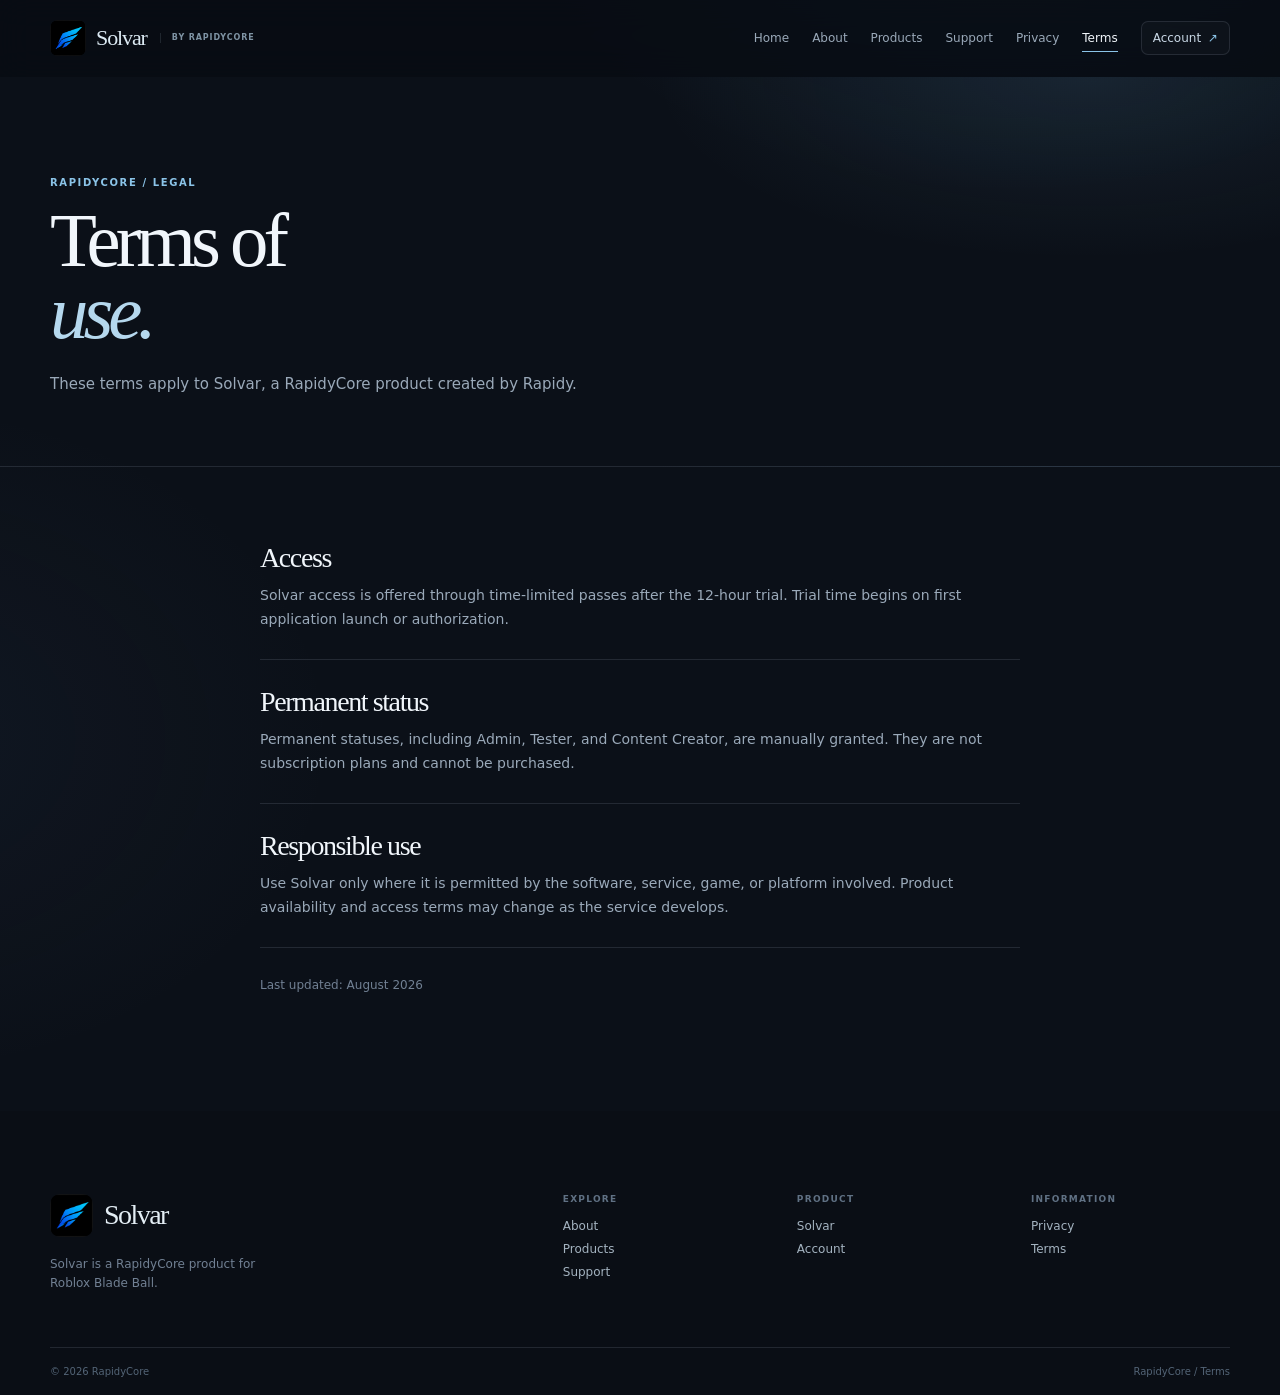
<file: terms.html>
<!doctype html>
<html lang="en">
<head>
  <meta charset="utf-8">
  <meta name="viewport" content="width=device-width, initial-scale=1">
  <meta name="description" content="Terms of use for RapidyCore product Solvar.">
  <title>Terms — RapidyCore</title>
  <link rel="icon" href="assets/logo5.ico">
  <link rel="stylesheet" href="styles.css">
</head>
<body>
  <a class="skip-link" href="#main">Skip to content</a>
  <header class="site-header" data-site-header>
    <div class="container header-inner">
      <a class="solvar-header-brand" href="solvar.html" aria-label="Solvar product home"><img src="assets/logo5.ico" alt="Solvar"><span>Solvar</span><small>by RapidyCore</small></a>
      <button class="menu-toggle" type="button" aria-expanded="false" aria-controls="site-navigation" data-menu-toggle><span class="sr-only">Toggle navigation</span><i></i><i></i></button>
      <nav class="nav-links" id="site-navigation" aria-label="Primary navigation" data-site-navigation>
        <a href="index.html">Home</a><a href="index.html#about">About</a><a href="index.html#products">Products</a><a href="index.html#support">Support</a>
        <a href="privacy.html">Privacy</a><a href="terms.html" aria-current="page">Terms</a><a class="nav-account" href="index.html#account">Account <span aria-hidden="true">↗</span></a>
      </nav>
    </div>
  </header>

  <main class="legal-main" id="main">
    <section class="legal-intro">
      <div class="container reveal">
        <p class="eyebrow">RAPIDYCORE / LEGAL</p>
        <h1>Terms of<br><em>use.</em></h1>
        <p>These terms apply to Solvar, a RapidyCore product created by Rapidy.</p>
      </div>
    </section>
    <section class="legal-content">
      <div class="container legal-copy">
        <article class="reveal"><h2>Access</h2><p>Solvar access is offered through time-limited passes after the 12-hour trial. Trial time begins on first application launch or authorization.</p></article>
        <article class="reveal"><h2>Permanent status</h2><p>Permanent statuses, including Admin, Tester, and Content Creator, are manually granted. They are not subscription plans and cannot be purchased.</p></article>
        <article class="reveal"><h2>Responsible use</h2><p>Use Solvar only where it is permitted by the software, service, game, or platform involved. Product availability and access terms may change as the service develops.</p></article>
        <p class="legal-note reveal">Last updated: August 2026</p>
      </div>
    </section>
  </main>

  <footer class="site-footer">
    <div class="container footer-inner">
      <div class="footer-brand"><a class="solvar-footer-brand" href="solvar.html"><img src="assets/logo5.ico" alt="Solvar"><span>Solvar</span></a><p>Solvar is a RapidyCore product for Roblox Blade Ball.</p></div>
      <div class="footer-group"><span>Explore</span><a href="index.html#about">About</a><a href="index.html#products">Products</a><a href="index.html#support">Support</a></div>
      <div class="footer-group"><span>Product</span><a href="solvar.html">Solvar</a><a href="index.html#account">Account</a></div>
      <div class="footer-group"><span>Information</span><a href="privacy.html">Privacy</a><a href="terms.html">Terms</a></div>
    </div>
    <div class="container footer-bottom"><span>© <span data-current-year></span> RapidyCore</span><span>RapidyCore / Terms</span></div>
  </footer>
  <script src="app.js" defer></script>
</body>
</html>
</file>
<file: styles.css>
:root {
  --ink: #f1f6fb;
  --muted: #9aa9b9;
  --soft: #718093;
  --surface: #0b1018;
  --surface-raised: #101823;
  --surface-card: rgba(255, 255, 255, .032);
  --line: rgba(205, 223, 240, .12);
  --line-strong: rgba(188, 218, 242, .23);
  --accent: #8bc4e8;
  --accent-soft: rgba(139, 196, 232, .14);
  --serif: Georgia, "Times New Roman", serif;
  --sans: Inter, ui-sans-serif, system-ui, -apple-system, BlinkMacSystemFont, "Segoe UI", sans-serif;
  --container: 1180px;
  --ease: cubic-bezier(.2, .8, .2, 1);
}

* { box-sizing: border-box; }
html { background: #080c12; scroll-behavior: smooth; }
body {
  min-width: 320px;
  margin: 0;
  color: var(--ink);
  background:
    radial-gradient(800px 520px at 79% -10%, rgba(77, 139, 184, .13), transparent 64%),
    radial-gradient(680px 510px at -9% 53%, rgba(82, 111, 153, .08), transparent 66%),
    var(--surface);
  font-family: var(--sans);
  -webkit-font-smoothing: antialiased;
  text-rendering: optimizeLegibility;
}
a { color: inherit; text-decoration: none; }
button { font: inherit; }
img, video { max-width: 100%; }
main { overflow: hidden; }
section[id] { scroll-margin-top: 92px; }

.container { width: min(calc(100% - 64px), var(--container)); margin: 0 auto; }
.sr-only {
  position: absolute; width: 1px; height: 1px; padding: 0; margin: -1px;
  overflow: hidden; clip: rect(0, 0, 0, 0); white-space: nowrap; border: 0;
}
.skip-link {
  position: fixed; z-index: 100; left: 16px; top: 14px; padding: 10px 13px;
  border-radius: 8px; background: var(--ink); color: #071018; font-size: 13px;
  transform: translateY(-160%); transition: transform .2s var(--ease);
}
.skip-link:focus { transform: translateY(0); outline: 3px solid var(--accent); outline-offset: 3px; }

.site-header {
  position: sticky; z-index: 30; top: 0;
  border-bottom: 1px solid transparent;
  background: rgba(8, 12, 18, .72);
  backdrop-filter: blur(16px);
  transition: border-color .25s var(--ease), background .25s var(--ease);
}
.site-header.is-scrolled { border-color: var(--line); background: rgba(8, 12, 18, .9); }
.header-inner { min-height: 76px; display: flex; align-items: center; gap: 30px; }
.brand { display: inline-flex; align-items: center; gap: 10px; width: max-content; color: var(--ink); font: 500 19px/1 var(--serif); letter-spacing: -.045em; }
.brand-image { display: inline-flex; align-items: center; width: max-content; }
.brand-image img { display: block; width: auto; height: 32px; max-width: min(180px, 40vw); object-fit: contain; }
.site-header .brand-rapidycore img { height: 72px; max-width: min(250px, 48vw); }
.site-footer .brand-rapidycore img { height: 82px; max-width: min(270px, 58vw); }
.core-mark { display: inline-flex; width: 22px; height: 24px; gap: 3px; align-items: center; justify-content: center; }
.core-mark i { display: block; width: 4px; border-radius: 4px; background: var(--accent); box-shadow: 0 0 15px rgba(139, 196, 232, .22); }
.core-mark i:nth-child(1) { height: 10px; opacity: .6; }
.core-mark i:nth-child(2) { height: 20px; }
.core-mark i:nth-child(3) { height: 14px; opacity: .8; }
.nav-links { display: flex; align-items: center; gap: 23px; margin-left: auto; color: var(--muted); font-size: 12px; }
.nav-links a { position: relative; transition: color .2s var(--ease); }
.nav-links a:hover, .nav-links a:focus-visible, .nav-links a[aria-current="page"] { color: var(--ink); }
.nav-links a:not(.nav-account)::after {
  position: absolute; content: ""; left: 0; right: 0; bottom: -7px; height: 1px;
  transform: scaleX(0); transform-origin: left; background: var(--accent);
  transition: transform .22s var(--ease);
}
.nav-links a:hover::after, .nav-links a:focus-visible::after, .nav-links a[aria-current="page"]::after { transform: scaleX(1); }
.nav-links .nav-account { padding: 9px 11px; border: 1px solid var(--line); border-radius: 7px; color: #c9d8e5; background: rgba(255, 255, 255, .025); }
.nav-links .nav-account:hover { border-color: var(--line-strong); background: var(--accent-soft); }
.nav-account span { color: var(--accent); padding-left: 3px; }
.solvar-header-brand { display: inline-flex; align-items: center; gap: 10px; color: #dceaf3; font: 400 22px/1 var(--serif); letter-spacing: -.05em; }
.solvar-header-brand img { width: 36px; height: 36px; object-fit: contain; border-radius: 8px; }
.solvar-header-brand small { margin-left: 3px; padding-left: 11px; border-left: 1px solid var(--line); color: #7f94a4; font: 700 8px/1.2 var(--sans); letter-spacing: .11em; text-transform: uppercase; white-space: nowrap; }
.menu-toggle { display: none; }

.hero { position: relative; }
.hero-core { min-height: 690px; padding: 96px 0 42px; }
.hero-layout { display: grid; grid-template-columns: minmax(0, .98fr) minmax(380px, .82fr); align-items: center; gap: 64px; min-height: 530px; }
.eyebrow { margin: 0 0 17px; color: var(--accent); font-size: 10px; font-weight: 700; letter-spacing: .16em; }
h1, h2, h3, p { margin-top: 0; }
h1, h2, h3 { color: var(--ink); }
h1 { margin-bottom: 23px; font: 400 clamp(55px, 6.5vw, 93px)/.94 var(--serif); letter-spacing: -.065em; }
h1 em { color: #b5d8ee; font-style: italic; }
.hero-lead { max-width: 540px; margin-bottom: 31px; color: var(--muted); font-size: 16px; line-height: 1.72; }
.hero-actions { display: flex; flex-wrap: wrap; align-items: center; gap: 19px; }
.button {
  display: inline-flex; align-items: center; justify-content: center; gap: 24px; min-height: 47px;
  padding: 0 17px 0 19px; border: 1px solid rgba(157, 208, 239, .52); border-radius: 8px;
  background: linear-gradient(135deg, rgba(138, 198, 232, .24), rgba(138, 198, 232, .08));
  color: #edf9ff; font-size: 12px; font-weight: 650; transition: transform .2s var(--ease), background .2s var(--ease), border-color .2s var(--ease);
}
.button b { color: var(--accent); font-size: 18px; font-weight: 400; line-height: 1; }
.button:hover, .button:focus-visible { transform: translateY(-2px); border-color: var(--accent); background: linear-gradient(135deg, rgba(138, 198, 232, .36), rgba(138, 198, 232, .13)); }
.button-quiet { border-color: var(--line-strong); background: rgba(255, 255, 255, .025); }
.text-link { color: #c5d4e1; font-size: 12px; transition: color .2s var(--ease); }
.text-link span { margin-left: 6px; color: var(--accent); transition: transform .2s var(--ease); display: inline-block; }
.text-link:hover, .text-link:focus-visible { color: var(--accent); }
.text-link:hover span, .text-link:focus-visible span { transform: translateY(2px); }
.hero-system { position: relative; height: 475px; isolation: isolate; }
.system-grid {
  position: absolute; inset: 4px; z-index: -2; border: 1px solid rgba(163, 207, 236, .09); border-radius: 50%;
  background-image: linear-gradient(rgba(168, 206, 230, .05) 1px, transparent 1px), linear-gradient(90deg, rgba(168, 206, 230, .05) 1px, transparent 1px);
  background-size: 37px 37px; mask-image: radial-gradient(circle, black 29%, transparent 71%);
}
.system-orbit { position: absolute; border: 1px solid rgba(157, 204, 235, .17); border-radius: 50%; }
.orbit-one { inset: 58px 40px; transform: rotate(-20deg); }
.orbit-two { inset: 123px 0; border-color: rgba(157, 204, 235, .1); transform: rotate(45deg); }
.system-core {
  position: absolute; left: 50%; top: 50%; display: grid; grid-template-rows: 1fr auto; place-items: center; width: 216px; height: 216px; padding: 30px 17px 25px;
  transform: translate(-50%, -50%); border: 1px solid rgba(169, 216, 242, .42); border-radius: 50%;
  background: radial-gradient(circle at 50% 38%, rgba(142, 201, 234, .19), rgba(12, 20, 30, .88) 64%);
  box-shadow: 0 0 0 15px rgba(132, 190, 226, .028), 0 0 94px rgba(93, 164, 207, .12);
}
.system-core img { display: block; width: min(158px, 100%); max-height: 105px; object-fit: contain; }
.system-core small { margin: 0; color: #82a0b4; font-size: 9px; letter-spacing: .1em; text-transform: uppercase; }
.system-label { position: absolute; padding: 7px 9px; border: 1px solid rgba(167, 209, 235, .16); border-radius: 5px; background: rgba(13, 21, 31, .76); color: #8fa8ba; font-size: 9px; letter-spacing: .1em; text-transform: uppercase; }
.label-one { top: 58px; left: 8%; }
.label-two { right: 0; bottom: 99px; }
.label-three { bottom: 20px; left: 16%; }
.hero-footnote { display: flex; align-items: center; gap: 16px; padding-top: 29px; border-top: 1px solid var(--line); color: var(--soft); font-size: 10px; letter-spacing: .07em; text-transform: uppercase; }
.hero-footnote i { display: block; width: 4px; height: 4px; border-radius: 50%; background: var(--accent); opacity: .7; }

.section { padding: 112px 0; }
.section-head { margin-bottom: 52px; }
.section-head.split { display: grid; grid-template-columns: minmax(0, 1fr) minmax(270px, .64fr); gap: 70px; align-items: end; }
.section-head h2, .reliability-copy h2, .support-card h2 { margin-bottom: 0; font: 400 clamp(43px, 5vw, 68px)/.97 var(--serif); letter-spacing: -.06em; }
.section-head.split > p { max-width: 475px; margin: 0 0 5px; color: var(--muted); font-size: 15px; line-height: 1.72; }
.section-about { background: linear-gradient(180deg, rgba(255, 255, 255, .017), transparent); border-top: 1px solid var(--line); }
.capability-grid { display: grid; grid-template-columns: repeat(3, 1fr); border-top: 1px solid var(--line); border-left: 1px solid var(--line); }
.capability-card { min-height: 248px; padding: 25px 26px; border-right: 1px solid var(--line); border-bottom: 1px solid var(--line); background: rgba(255, 255, 255, .012); transition: background .25s var(--ease), transform .25s var(--ease); }
.capability-card:hover { background: rgba(139, 196, 232, .055); transform: translateY(-3px); }
.capability-card > span, .value-card > span, .guide-card > span { color: var(--accent); font-size: 10px; font-weight: 700; letter-spacing: .13em; }
.capability-card h3, .value-card h3 { margin: 58px 0 12px; font: 400 27px/1.05 var(--serif); letter-spacing: -.045em; }
.capability-card p, .value-card p { margin: 0; color: var(--muted); font-size: 13px; line-height: 1.65; }

.product-directory { padding-bottom: 95px; }
.product-path { display: grid; grid-template-columns: 1.35fr repeat(3, .38fr 1fr); align-items: center; gap: 10px; margin-bottom: 22px; padding: 23px; border: 1px solid var(--line); border-radius: 12px; background: rgba(255, 255, 255, .018); }
.path-node { min-height: 78px; padding: 16px; border: 1px solid var(--line); border-radius: 8px; background: rgba(5, 9, 14, .24); }
.path-node span { display: block; margin-bottom: 8px; color: var(--soft); font-size: 8px; font-weight: 700; letter-spacing: .14em; text-transform: uppercase; }
.path-node strong { font: 400 19px/1 var(--serif); letter-spacing: -.04em; }
.path-root { border-color: rgba(139, 196, 232, .31); background: linear-gradient(135deg, rgba(139, 196, 232, .12), rgba(255, 255, 255, .015)); }
.path-product { border-color: rgba(139, 196, 232, .4); }
.path-line { height: 1px; background: linear-gradient(90deg, rgba(139, 196, 232, .7), rgba(139, 196, 232, .13)); }
.product-feature { display: grid; grid-template-columns: auto 1fr auto; gap: 26px; align-items: center; padding: 34px; border: 1px solid rgba(139, 196, 232, .2); border-radius: 12px; background: linear-gradient(110deg, rgba(87, 145, 180, .09), rgba(255, 255, 255, .022) 48%); }
.product-emblem { display: grid; place-items: center; width: 92px; height: 92px; border: 1px solid rgba(139, 196, 232, .28); border-radius: 13px; background: radial-gradient(circle, rgba(139, 196, 232, .18), transparent 66%); }
.product-emblem img { width: 48px; height: 48px; object-fit: contain; }
.product-feature-copy h3 { margin: 0 0 6px; font: 400 38px/1 var(--serif); letter-spacing: -.055em; }
.product-feature-copy .eyebrow { margin-bottom: 10px; font-size: 9px; }
.product-feature-copy > p:last-child { max-width: 620px; margin: 0; color: var(--muted); font-size: 13px; line-height: 1.62; }

.section-reliability { padding-top: 93px; background: linear-gradient(135deg, rgba(130, 180, 210, .075), transparent 63%); border-top: 1px solid var(--line); }
.reliability-layout { display: grid; grid-template-columns: minmax(0, .86fr) minmax(0, 1fr); gap: 92px; align-items: start; }
.reliability-copy > p:not(.eyebrow) { max-width: 440px; margin: 22px 0 0; color: var(--muted); font-size: 14px; line-height: 1.75; }
.reliability-list { border-top: 1px solid var(--line); }
.reliability-list article { display: grid; grid-template-columns: 13px 1fr; gap: 14px; padding: 25px 0; border-bottom: 1px solid var(--line); }
.status-pip { width: 7px; height: 7px; margin-top: 7px; border-radius: 50%; background: var(--accent); box-shadow: 0 0 0 5px rgba(139, 196, 232, .08); }
.reliability-list h3 { margin: 0 0 6px; font: 400 22px/1.1 var(--serif); letter-spacing: -.04em; }
.reliability-list p { max-width: 470px; margin: 0; color: var(--muted); font-size: 13px; line-height: 1.6; }

.support-section { padding-top: 90px; padding-bottom: 26px; }
.support-card { display: grid; grid-template-columns: 1fr minmax(240px, .76fr) auto; gap: 50px; align-items: end; padding: 43px 47px; border: 1px solid rgba(139, 196, 232, .22); border-radius: 14px; background: linear-gradient(115deg, rgba(91, 158, 195, .14), rgba(255, 255, 255, .02) 55%); }
.support-card .eyebrow { margin-bottom: 13px; }
.support-card > p { margin: 0 0 4px; color: #b1c0cc; font-size: 13px; line-height: 1.7; }
.arrow-link { color: var(--accent); font-size: 12px; white-space: nowrap; }
.arrow-link span { margin-left: 7px; font-size: 18px; vertical-align: -1px; transition: transform .2s var(--ease); display: inline-block; }
.arrow-link:hover span, .arrow-link:focus-visible span { transform: translateX(4px); }

.account-section { padding-top: 26px; }
.account-card { display: grid; grid-template-columns: auto minmax(0, 1fr) auto; gap: 25px; align-items: center; padding: 34px; border-top: 1px solid var(--line); border-bottom: 1px solid var(--line); }
.account-icon { display: grid; place-content: center; width: 42px; height: 42px; border: 1px solid var(--line-strong); border-radius: 50%; color: var(--accent); font-size: 25px; }
.account-card .eyebrow { margin-bottom: 9px; }
.account-card h2 { margin: 0 0 8px; font: 400 28px/1 var(--serif); letter-spacing: -.05em; }
.account-card p:last-child { max-width: 720px; margin: 0; color: var(--muted); font-size: 12px; line-height: 1.65; }
.account-status { padding: 7px 10px; border: 1px solid var(--line); border-radius: 999px; color: #92a5b3; font-size: 10px; white-space: nowrap; }

.site-footer { padding-top: 83px; background: rgba(0, 0, 0, .12); }
.footer-inner { display: grid; grid-template-columns: minmax(240px, 1.8fr) repeat(3, minmax(100px, .75fr)); gap: 35px; padding-bottom: 54px; }
.footer-brand p { max-width: 245px; margin: 14px 0 0; color: var(--soft); font-size: 12px; line-height: 1.6; }
.solvar-footer-brand { display: inline-flex; align-items: center; gap: 11px; width: max-content; margin-top: 0; color: #e3edf4; font: 400 28px/1 var(--serif); letter-spacing: -.055em; }
.solvar-footer-brand img { width: 43px; height: 43px; object-fit: contain; border-radius: 10px; }
.footer-group { display: flex; flex-direction: column; gap: 9px; color: #a4b3c0; font-size: 12px; }
.footer-group > span { margin-bottom: 6px; color: #607184; font-size: 9px; font-weight: 700; letter-spacing: .14em; text-transform: uppercase; }
.footer-group a { width: max-content; transition: color .2s var(--ease); }
.footer-group a:hover, .footer-group a:focus-visible { color: var(--accent); }
.footer-bottom { display: flex; justify-content: space-between; gap: 20px; padding: 18px 0; border-top: 1px solid var(--line); color: #536476; font-size: 10px; }

.hero-product { padding: 86px 0 85px; border-bottom: 1px solid var(--line); background: radial-gradient(700px 400px at 85% 30%, rgba(100, 170, 211, .14), transparent 68%); }
.product-hero-layout { display: grid; grid-template-columns: minmax(0, .94fr) minmax(370px, .84fr); gap: 70px; align-items: center; }
.breadcrumb { display: flex; flex-wrap: wrap; gap: 7px; margin: 0 0 40px; color: #758ca0; font-size: 10px; }
.breadcrumb a { color: #a8bfce; transition: color .2s var(--ease); }
.breadcrumb a:hover { color: var(--accent); }
.breadcrumb span { color: #536b7e; }
.product-guide { border-top: 1px solid var(--line); background: linear-gradient(180deg, rgba(255, 255, 255, .018), transparent); }
.guide-grid { display: grid; grid-template-columns: repeat(3, 1fr); gap: 13px; }
.guide-card { padding: 18px; border: 1px solid var(--line); border-radius: 11px; background: rgba(255, 255, 255, .018); }
.guide-card h3 { margin: 24px 0 13px; font: 400 24px/1.05 var(--serif); letter-spacing: -.045em; }
.guide-card img { width: 100%; height: 185px; border: 1px solid rgba(255, 255, 255, .08); border-radius: 7px; object-fit: cover; object-position: top; }
.guide-card p { margin: 14px 0 2px; color: var(--muted); font-size: 12px; line-height: 1.6; }

.legal-main { min-height: calc(100vh - 380px); }
.legal-intro { padding: 100px 0 68px; border-bottom: 1px solid var(--line); background: radial-gradient(620px 260px at 85% 0, rgba(106, 174, 213, .1), transparent 70%); }
.legal-intro h1 { margin-bottom: 0; font-size: clamp(53px, 6vw, 82px); }
.legal-intro > .container > p:not(.eyebrow) { max-width: 620px; margin: 23px 0 0; color: var(--muted); font-size: 15px; line-height: 1.72; }
.legal-content { padding: 76px 0 115px; }
.legal-copy { max-width: 760px; }
.legal-copy article { padding: 0 0 28px; margin-bottom: 27px; border-bottom: 1px solid var(--line); }
.legal-copy h2 { margin: 0 0 9px; font: 400 28px/1.1 var(--serif); letter-spacing: -.05em; }
.legal-copy article p, .legal-note { margin: 0; color: var(--muted); font-size: 14px; line-height: 1.72; }
.legal-note { color: var(--soft); font-size: 12px; }

.js .reveal { opacity: 0; transform: translateY(15px); transition: opacity .6s var(--ease), transform .6s var(--ease); }
.js .reveal.is-visible { opacity: 1; transform: none; }

@media (max-width: 950px) {
  .header-inner { min-height: 70px; }
  .nav-links { gap: 14px; }
  .hero-layout, .product-hero-layout { gap: 34px; grid-template-columns: minmax(0, 1fr) minmax(300px, .72fr); }
  .section-head.split { gap: 38px; }
  .product-path { gap: 7px; padding: 14px; }
  .path-node { padding: 13px 10px; }
  .path-node strong { font-size: 16px; }
  .support-card { gap: 26px; padding: 36px; }
}

@media (max-width: 800px) {
  .container { width: min(calc(100% - 40px), var(--container)); }
  .header-inner { position: relative; }
  .solvar-header-brand { gap: 9px; font-size: 20px; }
  .solvar-header-brand img { width: 33px; height: 33px; }
  .menu-toggle { display: inline-grid; place-content: center; gap: 5px; width: 37px; height: 37px; margin-left: auto; padding: 0; border: 1px solid var(--line); border-radius: 7px; background: rgba(255, 255, 255, .025); color: var(--ink); }
  .menu-toggle i { display: block; width: 15px; height: 1px; background: currentColor; transition: transform .2s var(--ease); }
  .js .nav-links { position: absolute; top: calc(100% + 8px); right: 0; left: 0; display: flex; flex-direction: column; align-items: stretch; gap: 0; padding: 9px; border: 1px solid var(--line); border-radius: 10px; background: #101721; box-shadow: 0 18px 50px rgba(0, 0, 0, .38); opacity: 0; visibility: hidden; transform: translateY(-7px); transition: opacity .2s var(--ease), transform .2s var(--ease), visibility .2s; }
  .js .nav-links a { padding: 12px 11px; }
  .js .nav-links a:not(.nav-account)::after { display: none; }
  .js .nav-links .nav-account { margin-top: 5px; }
  .js .site-header.navigation-open .nav-links { opacity: 1; visibility: visible; transform: none; }
  .site-header.navigation-open .menu-toggle i:first-of-type { transform: translateY(3px) rotate(45deg); }
  .site-header.navigation-open .menu-toggle i:last-of-type { transform: translateY(-3px) rotate(-45deg); }
  .hero-core { min-height: auto; padding: 79px 0 35px; }
  .hero-layout, .product-hero-layout { grid-template-columns: 1fr; gap: 38px; }
  .hero-system { height: 330px; max-width: 480px; width: 100%; margin: 0 auto; }
  .hero-copy { max-width: 640px; }
  .hero-footnote { justify-content: center; flex-wrap: wrap; }
  .section { padding: 82px 0; }
  .section-head.split, .reliability-layout { grid-template-columns: 1fr; gap: 19px; }
  .section-head { margin-bottom: 37px; }
  .section-head.split > p { margin-bottom: 0; }
  .capability-grid { grid-template-columns: 1fr; }
  .capability-card { min-height: 200px; }
  .capability-card h3 { margin-top: 38px; }
  .product-path { grid-template-columns: 1fr; gap: 8px; }
  .path-line { width: 1px; height: 15px; margin: 0 auto; background: linear-gradient(180deg, rgba(139, 196, 232, .7), rgba(139, 196, 232, .13)); }
  .product-feature { grid-template-columns: auto 1fr; padding: 27px; }
  .product-feature .button { grid-column: 2; justify-self: start; }
  .section-reliability { padding-top: 78px; }
  .support-section { padding-top: 79px; }
  .support-card { grid-template-columns: 1fr; gap: 22px; }
  .account-card { grid-template-columns: auto 1fr; }
  .account-status { grid-column: 2; justify-self: start; }
  .footer-inner { grid-template-columns: 1.5fr 1fr 1fr; }
  .footer-group:last-child { grid-column: 2; }
  .guide-card img { height: 220px; }
  .legal-intro { padding: 81px 0 57px; }
  .legal-content { padding: 60px 0 86px; }
}

@media (max-width: 520px) {
  .container { width: min(calc(100% - 30px), var(--container)); }
  h1 { font-size: 51px; }
  .hero-lead { font-size: 14px; }
  .hero-actions { align-items: flex-start; flex-direction: column; gap: 17px; }
  .hero-system { height: 265px; }
  .system-core { width: 160px; height: 160px; padding: 23px 13px 19px; }
  .system-core img { width: 116px; max-height: 76px; }
  .system-label { font-size: 8px; }
  .label-one { left: 0; }
  .label-two { right: 0; bottom: 57px; }
  .label-three { bottom: 0; left: 13%; }
  .hero-footnote { gap: 9px; font-size: 8px; }
  .hero-footnote i { width: 3px; height: 3px; }
  .section { padding: 67px 0; }
  .section-head h2, .reliability-copy h2, .support-card h2 { font-size: 42px; }
  .section-head.split > p { font-size: 13px; }
  .product-feature { grid-template-columns: 1fr; gap: 18px; padding: 23px; }
  .product-feature .button { grid-column: 1; }
  .product-emblem { width: 72px; height: 72px; }
  .product-emblem img { width: 39px; height: 39px; }
  .product-feature-copy h3 { font-size: 33px; }
  .support-card { padding: 28px 24px; }
  .account-card { grid-template-columns: 1fr; gap: 15px; padding: 27px 0; }
  .account-status { grid-column: 1; }
  .footer-inner { grid-template-columns: 1fr 1fr; gap: 31px 22px; padding-bottom: 43px; }
  .footer-brand { grid-column: 1 / -1; }
  .footer-group:last-child { grid-column: auto; }
  .footer-bottom { align-items: flex-start; flex-direction: column; gap: 6px; }
  .site-header .brand-rapidycore img { height: 58px; max-width: 58vw; }
  .site-footer .brand-rapidycore img { height: 70px; max-width: 72vw; }
  .solvar-header-brand { gap: 8px; font-size: 19px; }
  .solvar-header-brand img { width: 31px; height: 31px; }
  .solvar-header-brand small { margin-left: 0; padding-left: 8px; font-size: 7px; letter-spacing: .08em; }
  .hero-product { padding: 65px 0 64px; }
  .breadcrumb { margin-bottom: 28px; line-height: 1.6; }
  .guide-card img { height: 178px; }
  .legal-intro h1 { font-size: 52px; }
}

@media (prefers-reduced-motion: reduce) {
  html { scroll-behavior: auto; }
  *, *::before, *::after { animation-duration: .01ms !important; animation-iteration-count: 1 !important; scroll-behavior: auto !important; transition-duration: .01ms !important; }
  .js .reveal { opacity: 1; transform: none; }
}

/* Solvar product presentation */
.solvar-product-page { --solvar-accent: #86b9d6; --solvar-rgb: 134, 185, 214; }
.solvar-hero { padding-bottom: 76px; background: radial-gradient(720px 450px at 83% 34%, rgba(100, 174, 216, .15), transparent 67%); }
.solvar-hero-layout { align-items: center; }
.solvar-lockup { display: flex; align-items: center; gap: 12px; margin-bottom: 27px; }
.solvar-lockup > img { width: 43px; height: 43px; border: 1px solid rgba(139, 196, 232, .32); border-radius: 10px; object-fit: contain; box-shadow: 0 0 28px rgba(139, 196, 232, .1); }
.solvar-lockup .eyebrow { margin: 0 0 3px; font-size: 8px; }
.solvar-lockup span { display: block; font: 400 29px/1 var(--serif); letter-spacing: -.055em; }
.solvar-product-page .breadcrumb { margin-bottom: 28px; }
.product-meta { display: flex; flex-wrap: wrap; align-items: center; gap: 10px; margin: -8px 0 28px; color: #9dafbe; font-size: 10px; letter-spacing: .07em; text-transform: uppercase; }
.product-meta i { display: block; width: 3px; height: 3px; border-radius: 50%; background: var(--accent); }
.solvar-hero-art { position: relative; min-height: 412px; overflow: hidden; isolation: isolate; border: 1px solid rgba(139, 196, 232, .28); border-radius: 16px; background: #0c1420; box-shadow: 0 28px 85px rgba(0, 0, 0, .32); }
.solvar-hero-art video { position: absolute; z-index: -3; inset: 0; width: 100%; height: 100%; object-fit: cover; opacity: .34; filter: saturate(.7) contrast(1.12); }
.solvar-hero-veil { position: absolute; z-index: -2; inset: 0; background: radial-gradient(circle at 50% 44%, rgba(134, 185, 214, .2), transparent 31%), linear-gradient(155deg, rgba(7, 13, 22, .18), rgba(7, 12, 19, .9)); }
.solvar-orbit { position: absolute; left: 50%; top: 45%; border: 1px solid rgba(166, 215, 240, .22); border-radius: 50%; transform: translate(-50%, -50%); }
.orbit-a { width: 250px; height: 250px; }
.orbit-b { width: 350px; height: 174px; border-color: rgba(166, 215, 240, .12); transform: translate(-50%, -50%) rotate(-28deg); }
.solvar-hero-logo { position: absolute; left: 50%; top: 45%; display: grid; place-items: center; width: 132px; height: 132px; transform: translate(-50%, -50%); border: 1px solid rgba(200, 229, 246, .42); border-radius: 50%; background: rgba(9, 18, 29, .62); box-shadow: 0 0 0 17px rgba(139, 196, 232, .055), 0 0 60px rgba(84, 159, 203, .2); }
.solvar-hero-logo img { width: 68px; height: 68px; object-fit: contain; }
.solvar-hero-note { position: absolute; left: 22px; right: 22px; bottom: 19px; display: flex; justify-content: space-between; gap: 12px; color: #a3b6c5; font-size: 9px; letter-spacing: .1em; text-transform: uppercase; }
.solvar-hero-note small { color: #688096; font-size: 8px; text-align: right; }
.product-subnav { position: sticky; z-index: 20; top: 76px; border-bottom: 1px solid var(--line); background: rgba(10, 15, 23, .9); backdrop-filter: blur(14px); }
.product-subnav > div { min-height: 49px; display: flex; align-items: center; justify-content: space-between; gap: 20px; }
.product-subnav > div > span { color: #d5e6f1; font: 400 18px/1 var(--serif); letter-spacing: -.04em; }
.product-subnav > div > div { display: flex; gap: 19px; overflow-x: auto; }
.product-subnav a { color: #95a8b8; font-size: 10px; white-space: nowrap; transition: color .2s var(--ease); }
.product-subnav a:hover, .product-subnav a:focus-visible { color: var(--accent); }
.solvar-product-intro { padding-bottom: 93px; }
.solvar-summary-grid { display: grid; grid-template-columns: repeat(3, 1fr); gap: 12px; }
.summary-card { min-height: 212px; padding: 24px; border: 1px solid var(--line); border-radius: 10px; background: rgba(255, 255, 255, .018); transition: border-color .25s var(--ease), transform .25s var(--ease), background .25s var(--ease); }
.summary-card:hover { border-color: rgba(139, 196, 232, .36); background: rgba(139, 196, 232, .045); transform: translateY(-3px); }
.summary-card > span, .solvar-feature-card > span { color: var(--accent); font-size: 10px; font-weight: 700; letter-spacing: .14em; }
.summary-card h3, .solvar-feature-card h3 { margin: 43px 0 10px; font: 400 26px/1.05 var(--serif); letter-spacing: -.045em; }
.summary-card p, .solvar-feature-card p { margin: 0; color: var(--muted); font-size: 13px; line-height: 1.63; }
.interface-section { border-top: 1px solid var(--line); background: linear-gradient(180deg, rgba(255, 255, 255, .018), rgba(255, 255, 255, .006)); }
.product-demo-shell { --demo-accent: #86b9d6; --demo-rgb: 134, 185, 214; overflow: hidden; border: 1px solid rgba(115, 183, 222, .3); border-radius: 13px; background: linear-gradient(138deg, #0d1722 0%, #121a29 54%, #101925 100%); box-shadow: 0 30px 90px rgba(0, 0, 0, .42), inset 0 1px 0 rgba(255, 255, 255, .04); }
.product-demo-shell[data-theme="violet"] { --demo-accent: #a99be2; --demo-rgb: 169, 155, 226; }
.product-demo-shell[data-theme="green"] { --demo-accent: #70a982; --demo-rgb: 112, 169, 130; }
.product-demo-topbar { height: 47px; display: flex; align-items: center; justify-content: space-between; gap: 14px; padding: 0 18px; border-bottom: 1px solid rgba(100, 172, 215, .25); background: rgba(7, 14, 22, .55); color: #93a7b7; font-size: 10px; }
.product-demo-title { display: flex; align-items: center; gap: 8px; color: #e8f1f7; font: 400 16px/1 var(--serif); }
.product-demo-title img { width: 25px; height: 25px; border-radius: 6px; object-fit: contain; }
.product-demo-window-actions { display: flex; gap: 8px; }
.product-demo-window-actions i:first-child { display: block; width: 12px; height: 1px; margin-top: 4px; background: #9db0bd; }
.product-demo-window-actions i:last-child { display: block; width: 9px; height: 9px; border: 1px solid #9db0bd; }
.product-demo-body { display: grid; grid-template-columns: 190px 1fr; min-height: 436px; }
.product-demo-nav { display: flex; flex-direction: column; gap: 6px; padding: 16px 13px; border-right: 1px solid rgba(100, 172, 215, .2); background: rgba(7, 15, 25, .52); }
.product-demo-tab { min-height: 42px; padding: 0 13px; border: 0; border-radius: 8px; background: transparent; color: #bbc7d1; text-align: left; font-size: 13px; transition: color .2s var(--ease), background .2s var(--ease), box-shadow .2s var(--ease); cursor: pointer; }
.product-demo-tab span { display: inline-block; width: 31px; color: #edf4f8; }
.product-demo-tab:hover, .product-demo-tab:focus-visible { color: #fff; background: rgba(255, 255, 255, .055); }
.product-demo-tab.is-active { color: #f5f8fb; background: rgba(var(--demo-rgb), .13); box-shadow: inset 3px 0 var(--demo-accent); }
.product-demo-nav small { margin: auto 9px 2px; color: #647386; font-size: 8px; letter-spacing: .13em; }
.product-demo-content { position: relative; padding: 25px 28px; background: radial-gradient(ellipse 41% 67% at 77% 0%, rgba(var(--demo-rgb), .19), transparent 71%), radial-gradient(ellipse 39% 48% at 32% 100%, rgba(var(--demo-rgb), .1), transparent 71%); }
.product-demo-panel.is-active { animation: demo-panel-in .32s var(--ease); }
.product-demo-panel[hidden] { display: none !important; }
@keyframes demo-panel-in { from { opacity: 0; transform: translateY(6px); } to { opacity: 1; transform: none; } }
.demo-page-heading { margin-bottom: 18px; }
.demo-page-heading h3 { margin: 0; font-size: 27px; line-height: 1.1; letter-spacing: -.045em; }
.demo-page-heading p { margin: 5px 0 0; color: #b0c0cd; font-size: 12px; }
.demo-product-card { margin-bottom: 12px; padding: 17px 19px; border: 1px solid rgba(103, 163, 202, .22); border-radius: 11px; background: linear-gradient(110deg, rgba(29, 51, 70, .84), rgba(18, 29, 44, .66)); box-shadow: 0 9px 24px rgba(0, 0, 0, .12); }
.demo-product-card h4 { margin: 0 0 13px; color: #dce7ef; font-size: 15px; }
.demo-card-title { display: flex; justify-content: space-between; align-items: flex-start; gap: 15px; margin-bottom: 14px; }
.demo-card-title h4 { margin: 0; }
.demo-card-title h4 em { padding: 3px 6px; border: 1px solid rgba(var(--demo-rgb), .38); border-radius: 4px; color: var(--demo-accent); font-size: 9px; font-style: normal; font-weight: 500; vertical-align: 2px; }
.demo-status { padding: 3px 7px; border: 1px solid rgba(224, 103, 113, .62); border-radius: 5px; color: #ce7a83; font-size: 9px; }
.demo-row { display: flex; align-items: center; gap: 8px; margin: 8px 0; color: #b5c3ce; font-size: 11px; }
.demo-row > span { width: 80px; }
.demo-row > b, .demo-row > em { min-width: 78px; padding: 9px 10px; border: 1px solid rgba(99, 153, 193, .28); border-radius: 6px; background: rgba(6, 15, 27, .64); color: var(--demo-accent); font-size: 11px; font-style: normal; font-weight: 500; }
.demo-row > em { min-width: 64px; background: rgba(55, 107, 150, .2); color: #d2dee8; text-align: center; }
.demo-row > i { min-width: 73px; padding: 9px 10px; border: 1px solid rgba(92, 151, 192, .33); border-radius: 7px; background: linear-gradient(90deg, rgba(var(--demo-rgb), .62), rgba(var(--demo-rgb), .2)); color: #eff6fa; font-size: 11px; font-style: normal; font-weight: 650; text-align: center; }
.demo-row > small { color: #9badbb; font-size: 10px; }
.demo-product-card > p { margin: 13px 0 0; color: #94a6b6; font-size: 10px; line-height: 1.55; }
.demo-compact-card { padding-block: 14px; }
.demo-tall-card { min-height: 267px; }
.demo-state-line { display: flex; align-items: center; justify-content: space-between; gap: 16px; padding: 8px 0; border-bottom: 1px solid rgba(170, 202, 224, .1); color: #afbfcb; font-size: 11px; }
.demo-state-line b { color: var(--demo-accent); font-weight: 600; text-align: right; }
.demo-state-line:last-of-type { border-bottom: 0; }
.demo-trigger-pair { display: grid; grid-template-columns: 1fr 1fr; gap: 12px; }
.demo-mini-card { min-height: 115px; padding: 15px; }
.demo-detection-card { margin-top: 12px; }
.demo-color-dot { display: inline-block; width: 10px; height: 10px; margin-left: 5px; border-radius: 3px; background: #2dce55; box-shadow: 0 0 9px rgba(45, 206, 85, .35); vertical-align: -1px; }
.demo-theme-list { display: grid; gap: 7px; }
.demo-theme-choice { display: grid; grid-template-columns: 18px 1fr auto; align-items: center; gap: 8px; padding: 10px 11px; border: 1px solid rgba(99, 153, 193, .2); border-radius: 7px; background: rgba(7, 17, 29, .42); color: #cfdae3; text-align: left; font-size: 11px; cursor: pointer; transition: background .2s var(--ease), border-color .2s var(--ease); }
.demo-theme-choice:hover, .demo-theme-choice:focus-visible { border-color: rgba(var(--demo-rgb), .6); }
.demo-theme-choice.is-active { border-color: rgba(var(--demo-rgb), .58); background: rgba(var(--demo-rgb), .1); box-shadow: 0 0 0 1px rgba(var(--demo-rgb), .15) inset; }
.demo-theme-choice small { color: #8798a6; font-size: 9px; }
.demo-swatch { display: block; width: 13px; height: 13px; border-radius: 50%; }
.demo-swatch.blue { background: #62a8d4; }.demo-swatch.violet { background: #a99be2; }.demo-swatch.green { background: #70a982; }
.solvar-features { padding-top: 96px; background: linear-gradient(180deg, transparent, rgba(255, 255, 255, .015), transparent); }
.solvar-feature-grid { display: grid; grid-template-columns: repeat(4, 1fr); border-top: 1px solid var(--line); border-left: 1px solid var(--line); }
.solvar-feature-card { min-height: 224px; padding: 23px 21px; border-right: 1px solid var(--line); border-bottom: 1px solid var(--line); background: rgba(255, 255, 255, .012); transition: background .2s var(--ease); }
.solvar-feature-card:hover { background: rgba(139, 196, 232, .045); }
.solvar-feature-card h3 { margin-top: 48px; }
.solvar-access { border-top: 1px solid var(--line); }
.pricing-grid { display: grid; grid-template-columns: repeat(5, 1fr); gap: 10px; }
.price-card { min-height: 260px; display: flex; flex-direction: column; padding: 22px; border: 1px solid var(--line); border-radius: 10px; background: rgba(255, 255, 255, .02); transition: transform .22s var(--ease), border-color .22s var(--ease), background .22s var(--ease); }
.price-card:hover { transform: translateY(-3px); border-color: rgba(139, 196, 232, .42); }
.price-card > p { margin: 0 0 28px; color: var(--accent); font-size: 8px; font-weight: 700; letter-spacing: .14em; }
.price-card h3 { margin: 0 0 8px; font: 400 23px/1.05 var(--serif); letter-spacing: -.045em; }
.price-card strong { margin-bottom: 4px; color: #ddecf6; font-size: 27px; font-weight: 500; letter-spacing: -.04em; }
.price-card > span { color: #9daebb; font-size: 11px; }
.price-card > a { display: flex; justify-content: space-between; gap: 9px; margin-top: auto; padding-top: 14px; border-top: 1px solid var(--line); color: #a9bac7; font-size: 10px; line-height: 1.4; transition: color .2s var(--ease); }
.price-card > a b { color: var(--accent); font-size: 16px; font-weight: 400; line-height: .8; }
.price-card > a:hover, .price-card > a:focus-visible { color: var(--accent); }
.price-card-featured { border-color: rgba(139, 196, 232, .47); background: linear-gradient(145deg, rgba(139, 196, 232, .15), rgba(255, 255, 255, .028)); box-shadow: 0 16px 38px rgba(35, 82, 114, .16); }
.price-card-featured > p { color: #c5e9ff; }
.account-notice { display: flex; align-items: center; gap: 14px; margin-top: 33px; padding: 18px 20px; border-top: 1px solid var(--line); border-bottom: 1px solid var(--line); }
.account-notice .status-pip { flex: 0 0 auto; margin: 0; }
.account-notice p { margin: 0; color: var(--muted); font-size: 12px; line-height: 1.6; }
.account-notice b { color: #d7e4ed; font-weight: 600; }
.solvar-guide-grid { display: grid; grid-template-columns: repeat(3, 1fr); gap: 13px; }
.guide-state-grid { display: grid; grid-template-columns: 1fr 1fr; gap: 13px; margin-top: 14px; }
.guide-state { display: grid; grid-template-columns: .95fr 1.05fr; align-items: center; overflow: hidden; border: 1px solid var(--line); border-radius: 11px; background: rgba(255, 255, 255, .018); }
.guide-state > div { padding: 21px; }
.guide-state .eyebrow { margin-bottom: 9px; font-size: 9px; }
.guide-state h3 { margin: 0 0 8px; font: 400 25px/1.05 var(--serif); letter-spacing: -.045em; }
.guide-state p:not(.eyebrow) { margin: 0; color: var(--muted); font-size: 12px; line-height: 1.6; }
.guide-state img { width: 100%; height: 185px; object-fit: cover; }
.guide-state-active { border-color: rgba(95, 185, 128, .3); }.guide-state-active .eyebrow { color: #79b98e; }
.guide-state-inactive { border-color: rgba(202, 115, 122, .28); }.guide-state-inactive .eyebrow { color: #bd7980; }
.solvar-faq { padding-top: 88px; }
.solvar-faq .section-head { margin-bottom: 38px; }
.faq-list { max-width: 810px; }
.faq-list details { border-top: 1px solid var(--line); }
.faq-list details:last-child { border-bottom: 1px solid var(--line); }
.faq-list summary { padding: 20px 0; color: #d7e1e9; font-size: 15px; cursor: pointer; list-style: none; }
.faq-list summary::-webkit-details-marker { display: none; }
.faq-list summary span { float: right; color: var(--accent); font-size: 20px; line-height: .8; transition: transform .2s var(--ease); }
.faq-list details[open] summary span { transform: rotate(45deg); }
.faq-list details p { max-width: 650px; margin: 0; padding: 0 0 20px; color: var(--muted); font-size: 13px; line-height: 1.65; }

@media (max-width: 950px) {
  .solvar-hero-art { min-height: 360px; }
  .product-demo-body { grid-template-columns: 168px 1fr; }
  .pricing-grid { grid-template-columns: repeat(3, 1fr); }
  .price-card-featured { grid-column: span 2; }
}

@media (max-width: 800px) {
  .solvar-hero-art { max-width: 600px; width: 100%; margin: 0 auto; }
  .product-subnav { top: 70px; }
  .product-subnav > div { align-items: flex-start; flex-direction: column; gap: 9px; padding: 11px 0; }
  .product-subnav > div > div { width: 100%; gap: 17px; padding-bottom: 1px; }
  .solvar-summary-grid { grid-template-columns: 1fr; }
  .summary-card { min-height: 180px; }
  .summary-card h3 { margin-top: 34px; }
  .product-demo-body { grid-template-columns: 1fr; }
  .product-demo-nav { flex-direction: row; overflow-x: auto; padding: 8px; border-right: 0; border-bottom: 1px solid rgba(100, 172, 215, .2); }
  .product-demo-tab { min-height: 37px; padding: 0 11px; white-space: nowrap; font-size: 12px; }
  .product-demo-tab span { display: none; }
  .product-demo-nav small { display: none; }
  .product-demo-content { padding: 22px; }
  .solvar-feature-grid { grid-template-columns: repeat(2, 1fr); }
  .solvar-guide-grid { grid-template-columns: 1fr; }
  .guide-card img { height: 220px; }
  .guide-state-grid { grid-template-columns: 1fr; }
  .pricing-grid { grid-template-columns: repeat(2, 1fr); }
  .price-card-featured { grid-column: auto; }
}

@media (max-width: 520px) {
  .solvar-hero { padding-bottom: 56px; }
  .solvar-lockup { margin-bottom: 22px; }
  .solvar-hero-art { min-height: 275px; }
  .solvar-hero-logo { width: 104px; height: 104px; }
  .solvar-hero-logo img { width: 53px; height: 53px; }
  .orbit-a { width: 193px; height: 193px; }.orbit-b { width: 272px; height: 135px; }
  .solvar-hero-note { left: 14px; right: 14px; bottom: 14px; font-size: 8px; }.solvar-hero-note small { font-size: 7px; }
  .product-subnav { top: 70px; }
  .product-subnav > div > span { font-size: 16px; }
  .product-subnav a { font-size: 9px; }
  .product-demo-topbar { padding: 0 13px; font-size: 9px; }.product-demo-topbar > span { display: none; }
  .product-demo-content { padding: 16px; }
  .demo-page-heading h3 { font-size: 23px; }
  .demo-product-card { padding: 14px; }
  .demo-row { flex-wrap: wrap; }
  .demo-row > span { width: 100%; }
  .demo-row > b { min-width: 68px; }.demo-row > i { min-width: 67px; }
  .demo-trigger-pair { grid-template-columns: 1fr; }
  .solvar-feature-grid, .pricing-grid { grid-template-columns: 1fr; }
  .solvar-feature-card { min-height: 188px; }
  .solvar-feature-card h3 { margin-top: 32px; }
  .price-card { min-height: 224px; }
  .guide-card img { height: 170px; }
  .guide-state { grid-template-columns: 1fr; }
  .guide-state img { height: 170px; grid-row: 1; }
  .account-notice { align-items: flex-start; padding: 17px 0; }
  .faq-list summary { padding: 17px 0; font-size: 13px; }
}

/* Solvar access handoff, stable preview frame, and account modal */
.product-demo-shell {
  display: flex;
  flex-direction: column;
  inline-size: 100%;
  min-block-size: 0;
  aspect-ratio: 2.32 / 1;
}
.product-demo-topbar { flex: 0 0 47px; }
.product-demo-body { min-block-size: 0; min-height: 0; flex: 1 1 auto; }
.product-demo-nav { min-block-size: 0; }
.product-demo-content { min-block-size: 0; overflow-y: auto; overscroll-behavior: contain; scrollbar-gutter: stable; }
.product-demo-panel { min-block-size: 0; }
.guide-card-color-picker img { object-fit: cover; object-position: center bottom; }

.price-account-action {
  display: flex;
  justify-content: space-between;
  gap: 9px;
  inline-size: 100%;
  margin-top: auto;
  padding: 14px 0 0;
  border: 0;
  border-top: 1px solid var(--line);
  background: transparent;
  color: #a9bac7;
  font-size: 10px;
  line-height: 1.4;
  text-align: left;
  cursor: pointer;
  transition: color .2s var(--ease);
}
.price-account-action b { color: var(--accent); font-size: 16px; font-weight: 400; line-height: .8; }
.price-account-action:hover, .price-account-action:focus-visible { color: var(--accent); }

.account-notice {
  inline-size: 100%;
  border-right: 0;
  border-left: 0;
  background: transparent;
  color: var(--muted);
  font-family: inherit;
  text-align: left;
  cursor: pointer;
  transition: border-color .2s var(--ease), background .2s var(--ease);
}
.account-notice > span:not(.status-pip) { flex: 1 1 auto; font-size: 12px; line-height: 1.6; }
.account-notice:hover, .account-notice:focus-visible { border-color: var(--line-strong); background: rgba(139, 196, 232, .035); }
.account-notice-arrow { color: var(--accent); font-size: 18px; font-weight: 400; transition: transform .2s var(--ease); }
.account-notice:hover .account-notice-arrow, .account-notice:focus-visible .account-notice-arrow { transform: translateX(4px); }

.modal-layer {
  position: fixed;
  z-index: 100;
  inset: 0;
  display: grid;
  place-items: center;
  padding: 20px;
  opacity: 0;
  visibility: hidden;
  transition: opacity .24s var(--ease), visibility .24s var(--ease);
}
.modal-layer[hidden] { display: none; }
.modal-layer.is-open { opacity: 1; visibility: visible; }
.modal-backdrop { position: absolute; inset: 0; background: rgba(3, 7, 12, .74); backdrop-filter: blur(9px); }
.auth-modal {
  position: relative;
  z-index: 1;
  inline-size: min(100%, 432px);
  padding: 34px;
  border: 1px solid var(--line-strong);
  border-radius: 15px;
  background: linear-gradient(145deg, #151e29, #0f151e);
  box-shadow: 0 28px 95px rgba(0, 0, 0, .58);
  opacity: 0;
  transform: translateY(14px) scale(.985);
  transition: opacity .26s var(--ease), transform .26s var(--ease);
}
.modal-layer.is-open .auth-modal { opacity: 1; transform: none; }
.modal-close {
  position: absolute;
  top: 10px;
  right: 12px;
  inline-size: 34px;
  block-size: 34px;
  padding: 0;
  border: 0;
  border-radius: 7px;
  background: transparent;
  color: #9cadbb;
  font-size: 24px;
  line-height: 1;
  cursor: pointer;
  transition: color .2s var(--ease), background .2s var(--ease);
}
.modal-close:hover, .modal-close:focus-visible { background: rgba(255, 255, 255, .06); color: #f2f7fb; }
.auth-modal h2 { margin: 0; font: 400 40px/1 var(--serif); letter-spacing: -.055em; }
.auth-modal .eyebrow { margin-bottom: 12px; }
.modal-copy { margin: 13px 0 22px; color: var(--muted); font-size: 13px; line-height: 1.6; }
.auth-context {
  margin: -8px 0 18px;
  padding: 9px 10px;
  border-left: 2px solid var(--accent);
  background: rgba(139, 196, 232, .07);
  color: #b7c9d6;
  font-size: 11px;
  line-height: 1.45;
}
.form-field { margin: 13px 0; }
.form-field label { display: block; margin-bottom: 6px; color: #b8c6d1; font-size: 11px; }
.form-field input {
  display: block;
  inline-size: 100%;
  min-block-size: 42px;
  padding: 10px 11px;
  border: 1px solid rgba(194, 215, 232, .16);
  border-radius: 7px;
  outline: none;
  background: #0b1119;
  color: var(--ink);
  font: inherit;
  font-size: 13px;
  transition: border-color .2s var(--ease), box-shadow .2s var(--ease);
}
.form-field input:focus { border-color: rgba(139, 196, 232, .7); box-shadow: 0 0 0 3px rgba(139, 196, 232, .12); }
.form-field input[aria-invalid="true"] { border-color: rgba(222, 119, 129, .74); box-shadow: 0 0 0 3px rgba(222, 119, 129, .09); }
.auth-form-actions { display: flex; align-items: center; justify-content: space-between; gap: 15px; margin-top: 23px; }
.auth-form-actions .button { min-block-size: 43px; }
.forgot-link, .auth-switch button {
  padding: 0;
  border: 0;
  background: transparent;
  color: var(--accent);
  font: inherit;
  font-size: 11px;
  cursor: pointer;
}
.forgot-link:hover, .forgot-link:focus-visible, .auth-switch button:hover, .auth-switch button:focus-visible { color: #d7efff; }
.auth-switch { margin: 21px 0 0; color: #93a3b2; font-size: 12px; }
.form-message { min-block-size: 18px; margin: 13px 0 0; color: #e18790; font-size: 11px; line-height: 1.5; }
.form-message.is-prepared { color: var(--accent); }
body.modal-open { overflow: hidden; }

@media (max-width: 800px) {
  .product-demo-shell { aspect-ratio: auto; block-size: 570px; }
}

@media (max-width: 520px) {
  .product-demo-shell { block-size: 610px; }
  .product-demo-content { scrollbar-gutter: auto; }
  .account-notice { padding-right: 0; padding-left: 0; }
  .auth-modal { padding: 28px 20px; }
  .auth-modal h2 { font-size: 34px; }
  .auth-form-actions { align-items: flex-start; flex-direction: column; }
}
</file>
